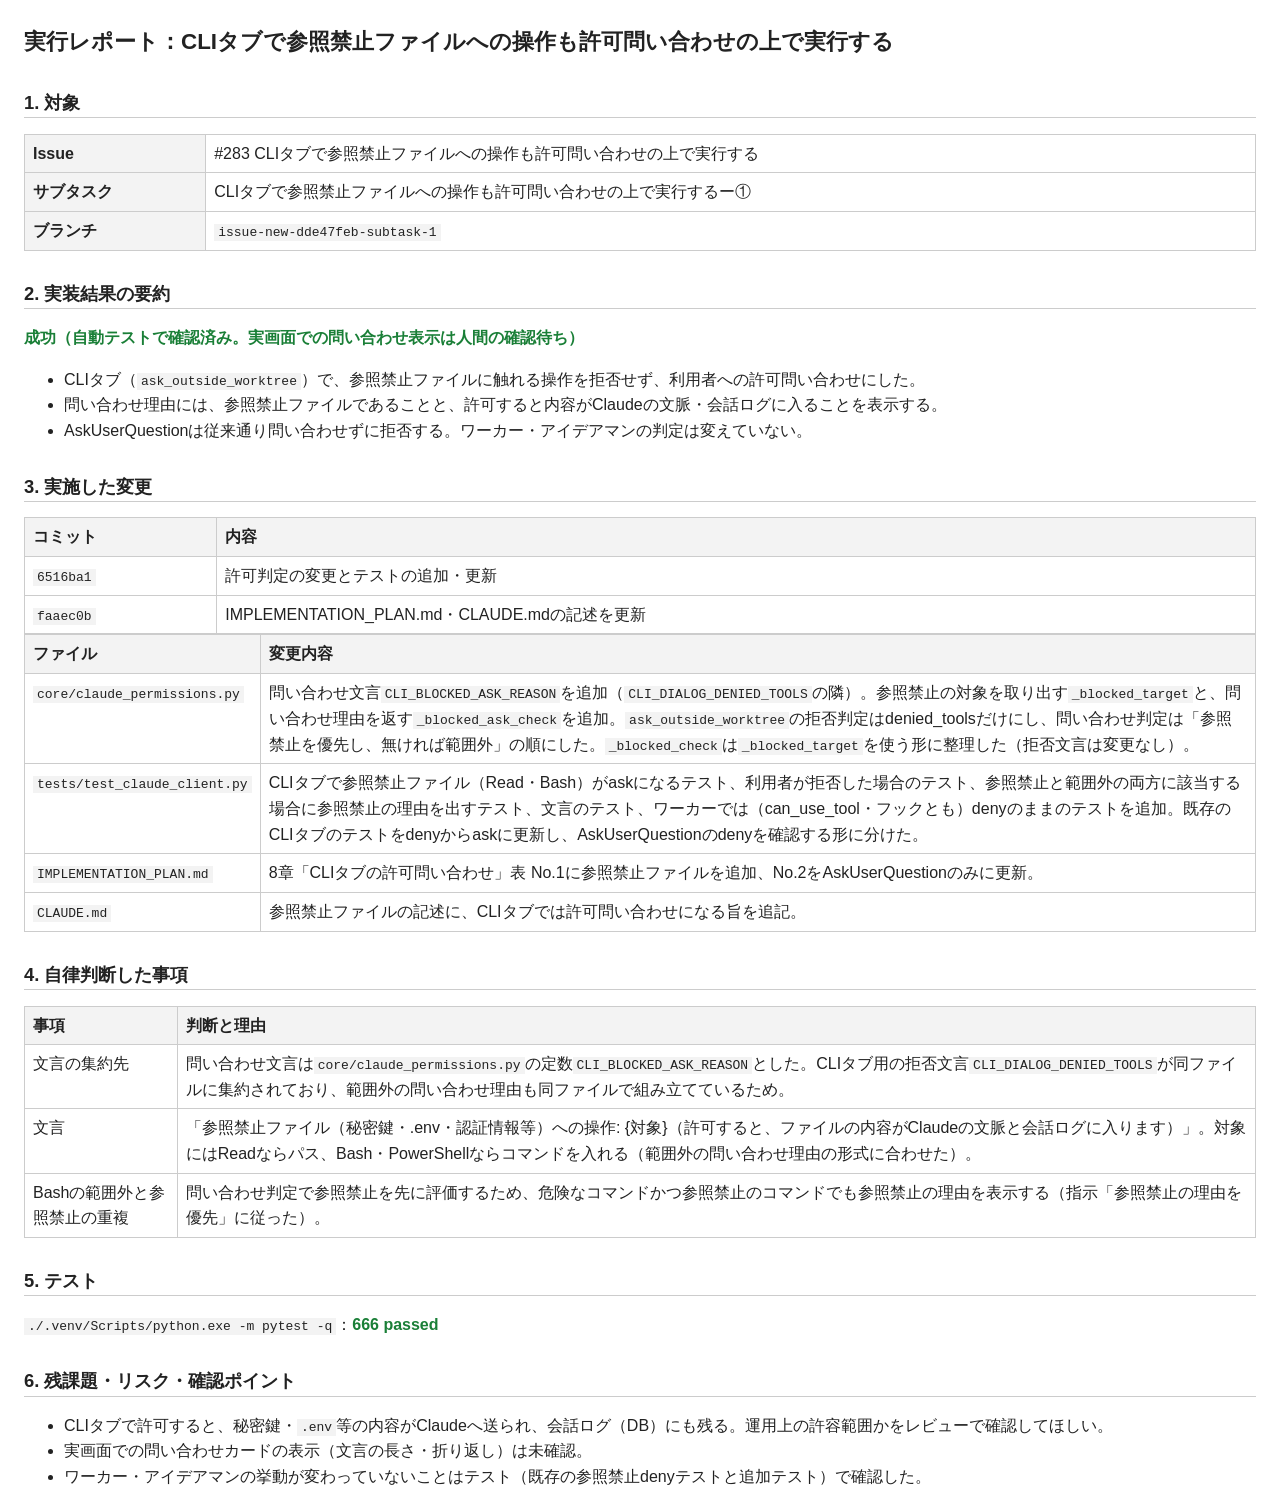
<file: .claude-tower/report.html>
<!DOCTYPE html>
<html lang="ja">
<head>
<meta charset="utf-8">
<title>実行レポート：#283 CLIタブで参照禁止ファイルへの操作も許可問い合わせの上で実行するー①</title>
<style>
body { font-family: sans-serif; margin: 24px; line-height: 1.6; color: #222; }
h1 { font-size: 1.4em; } h2 { font-size: 1.15em; border-bottom: 1px solid #ccc; margin-top: 28px; }
table { border-collapse: collapse; width: 100%; } th, td { border: 1px solid #ccc; padding: 6px 8px; text-align: left; vertical-align: top; }
th { background: #f3f3f3; } .ok { color: #1a7f37; font-weight: bold; }
code { background: #f3f3f3; padding: 1px 4px; }
</style>
</head>
<body>
<h1>実行レポート：CLIタブで参照禁止ファイルへの操作も許可問い合わせの上で実行する</h1>

<h2>1. 対象</h2>
<table>
<tr><th>Issue</th><td>#283 CLIタブで参照禁止ファイルへの操作も許可問い合わせの上で実行する</td></tr>
<tr><th>サブタスク</th><td>CLIタブで参照禁止ファイルへの操作も許可問い合わせの上で実行するー①</td></tr>
<tr><th>ブランチ</th><td><code>issue-new-dde47feb-subtask-1</code></td></tr>
</table>

<h2>2. 実装結果の要約</h2>
<p class="ok">成功（自動テストで確認済み。実画面での問い合わせ表示は人間の確認待ち）</p>
<ul>
<li>CLIタブ（<code>ask_outside_worktree</code>）で、参照禁止ファイルに触れる操作を拒否せず、利用者への許可問い合わせにした。</li>
<li>問い合わせ理由には、参照禁止ファイルであることと、許可すると内容がClaudeの文脈・会話ログに入ることを表示する。</li>
<li>AskUserQuestionは従来通り問い合わせずに拒否する。ワーカー・アイデアマンの判定は変えていない。</li>
</ul>

<h2>3. 実施した変更</h2>
<table>
<tr><th>コミット</th><th>内容</th></tr>
<tr><td><code>6516ba1</code></td><td>許可判定の変更とテストの追加・更新</td></tr>
<tr><td><code>faaec0b</code></td><td>IMPLEMENTATION_PLAN.md・CLAUDE.mdの記述を更新</td></tr>
</table>
<table>
<tr><th>ファイル</th><th>変更内容</th></tr>
<tr><td><code>core/claude_permissions.py</code></td><td>問い合わせ文言<code>CLI_BLOCKED_ASK_REASON</code>を追加（<code>CLI_DIALOG_DENIED_TOOLS</code>の隣）。参照禁止の対象を取り出す<code>_blocked_target</code>と、問い合わせ理由を返す<code>_blocked_ask_check</code>を追加。<code>ask_outside_worktree</code>の拒否判定はdenied_toolsだけにし、問い合わせ判定は「参照禁止を優先し、無ければ範囲外」の順にした。<code>_blocked_check</code>は<code>_blocked_target</code>を使う形に整理した（拒否文言は変更なし）。</td></tr>
<tr><td><code>tests/test_claude_client.py</code></td><td>CLIタブで参照禁止ファイル（Read・Bash）がaskになるテスト、利用者が拒否した場合のテスト、参照禁止と範囲外の両方に該当する場合に参照禁止の理由を出すテスト、文言のテスト、ワーカーでは（can_use_tool・フックとも）denyのままのテストを追加。既存のCLIタブのテストをdenyからaskに更新し、AskUserQuestionのdenyを確認する形に分けた。</td></tr>
<tr><td><code>IMPLEMENTATION_PLAN.md</code></td><td>8章「CLIタブの許可問い合わせ」表 No.1に参照禁止ファイルを追加、No.2をAskUserQuestionのみに更新。</td></tr>
<tr><td><code>CLAUDE.md</code></td><td>参照禁止ファイルの記述に、CLIタブでは許可問い合わせになる旨を追記。</td></tr>
</table>

<h2>4. 自律判断した事項</h2>
<table>
<tr><th>事項</th><th>判断と理由</th></tr>
<tr><td>文言の集約先</td><td>問い合わせ文言は<code>core/claude_permissions.py</code>の定数<code>CLI_BLOCKED_ASK_REASON</code>とした。CLIタブ用の拒否文言<code>CLI_DIALOG_DENIED_TOOLS</code>が同ファイルに集約されており、範囲外の問い合わせ理由も同ファイルで組み立てているため。</td></tr>
<tr><td>文言</td><td>「参照禁止ファイル（秘密鍵・.env・認証情報等）への操作: {対象}（許可すると、ファイルの内容がClaudeの文脈と会話ログに入ります）」。対象にはReadならパス、Bash・PowerShellならコマンドを入れる（範囲外の問い合わせ理由の形式に合わせた）。</td></tr>
<tr><td>Bashの範囲外と参照禁止の重複</td><td>問い合わせ判定で参照禁止を先に評価するため、危険なコマンドかつ参照禁止のコマンドでも参照禁止の理由を表示する（指示「参照禁止の理由を優先」に従った）。</td></tr>
</table>

<h2>5. テスト</h2>
<p><code>./.venv/Scripts/python.exe -m pytest -q</code>：<span class="ok">666 passed</span></p>

<h2>6. 残課題・リスク・確認ポイント</h2>
<ul>
<li>CLIタブで許可すると、秘密鍵・<code>.env</code>等の内容がClaudeへ送られ、会話ログ（DB）にも残る。運用上の許容範囲かをレビューで確認してほしい。</li>
<li>実画面での問い合わせカードの表示（文言の長さ・折り返し）は未確認。</li>
<li>ワーカー・アイデアマンの挙動が変わっていないことはテスト（既存の参照禁止denyテストと追加テスト）で確認した。</li>
</ul>
</body>
</html>
</file>
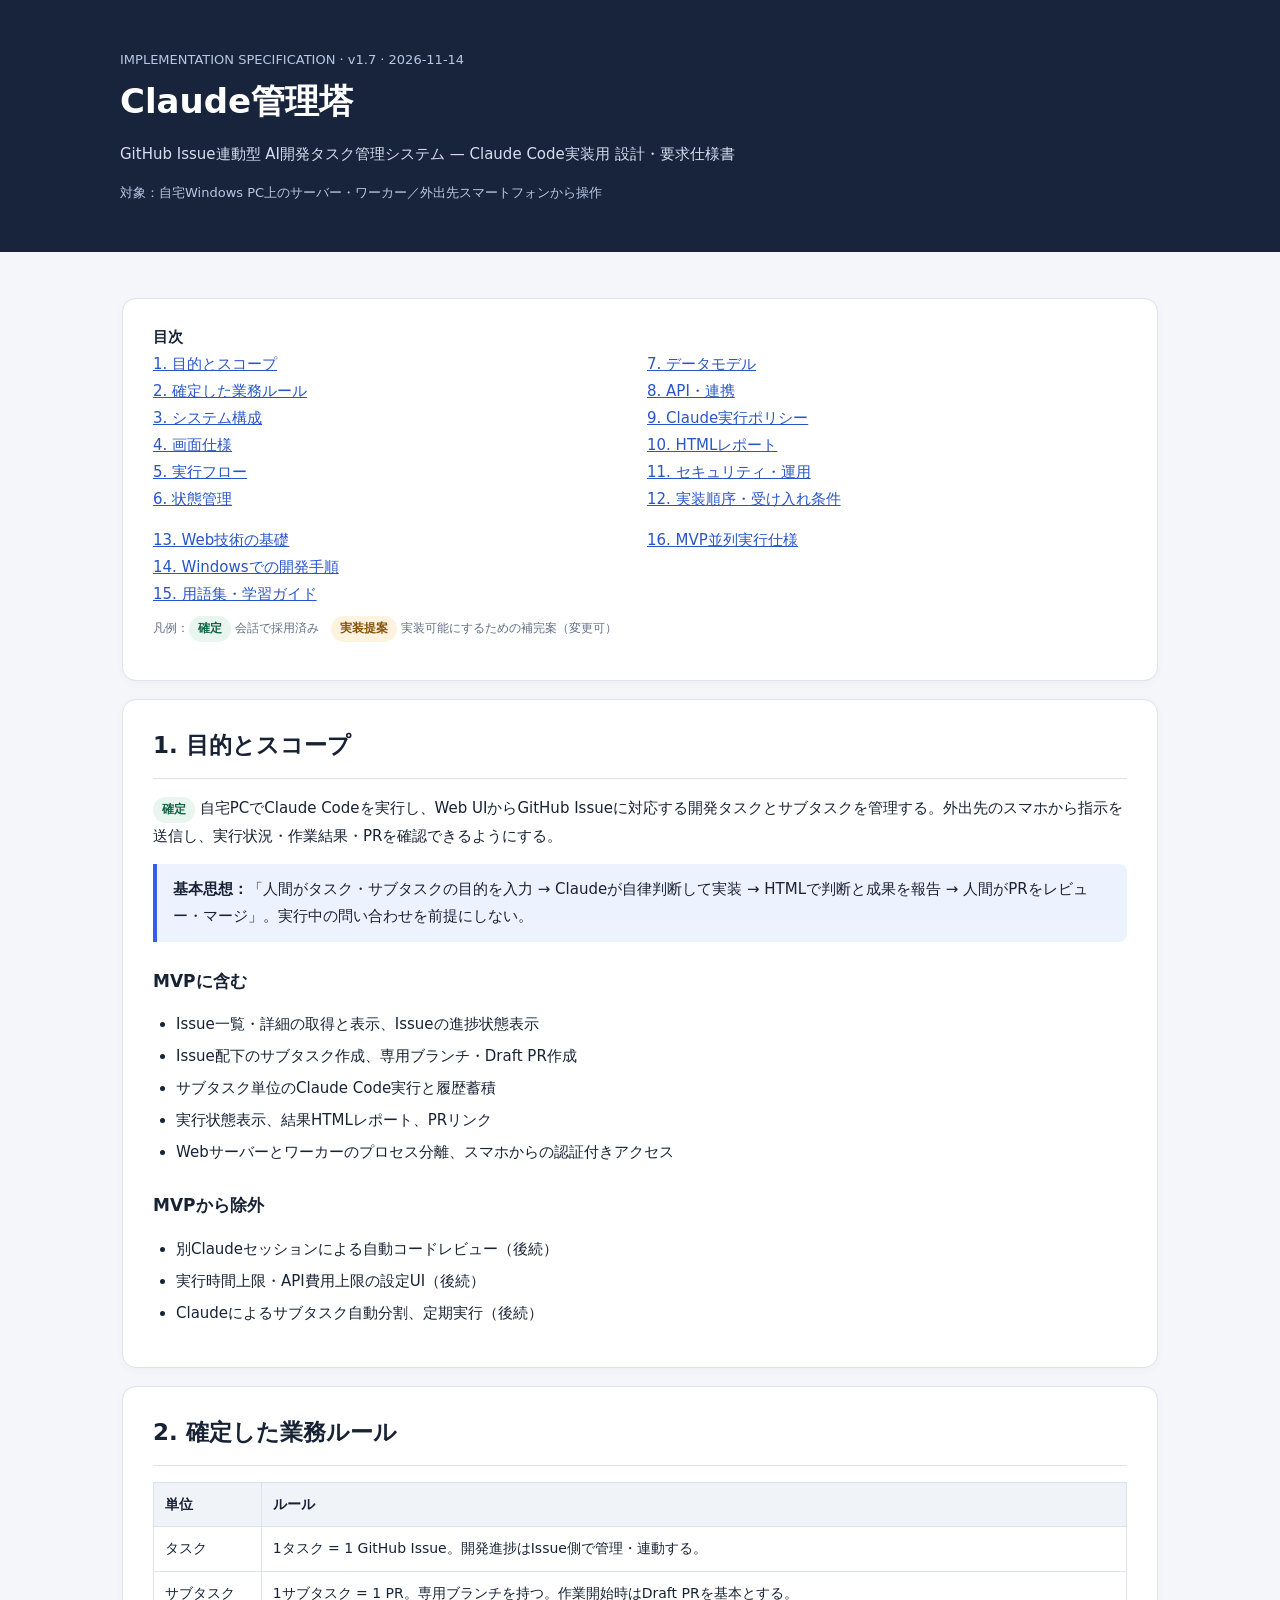
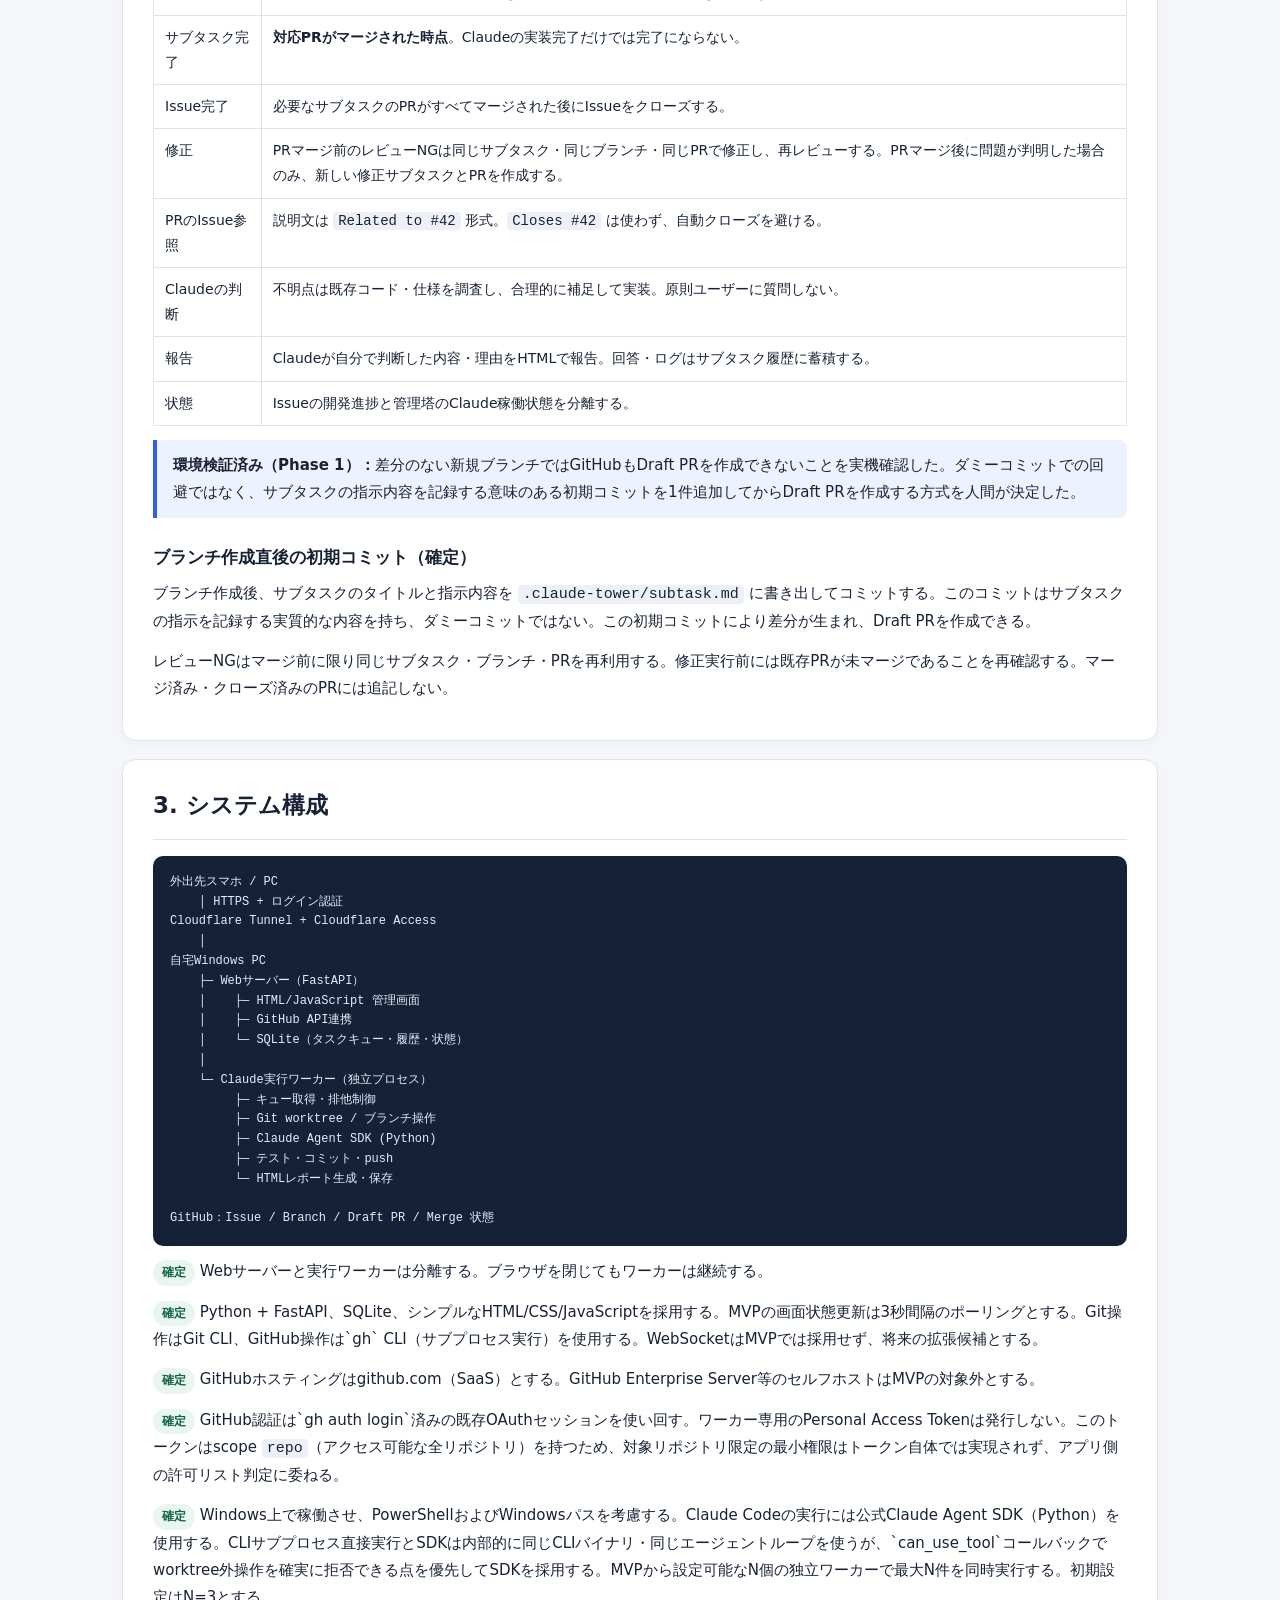
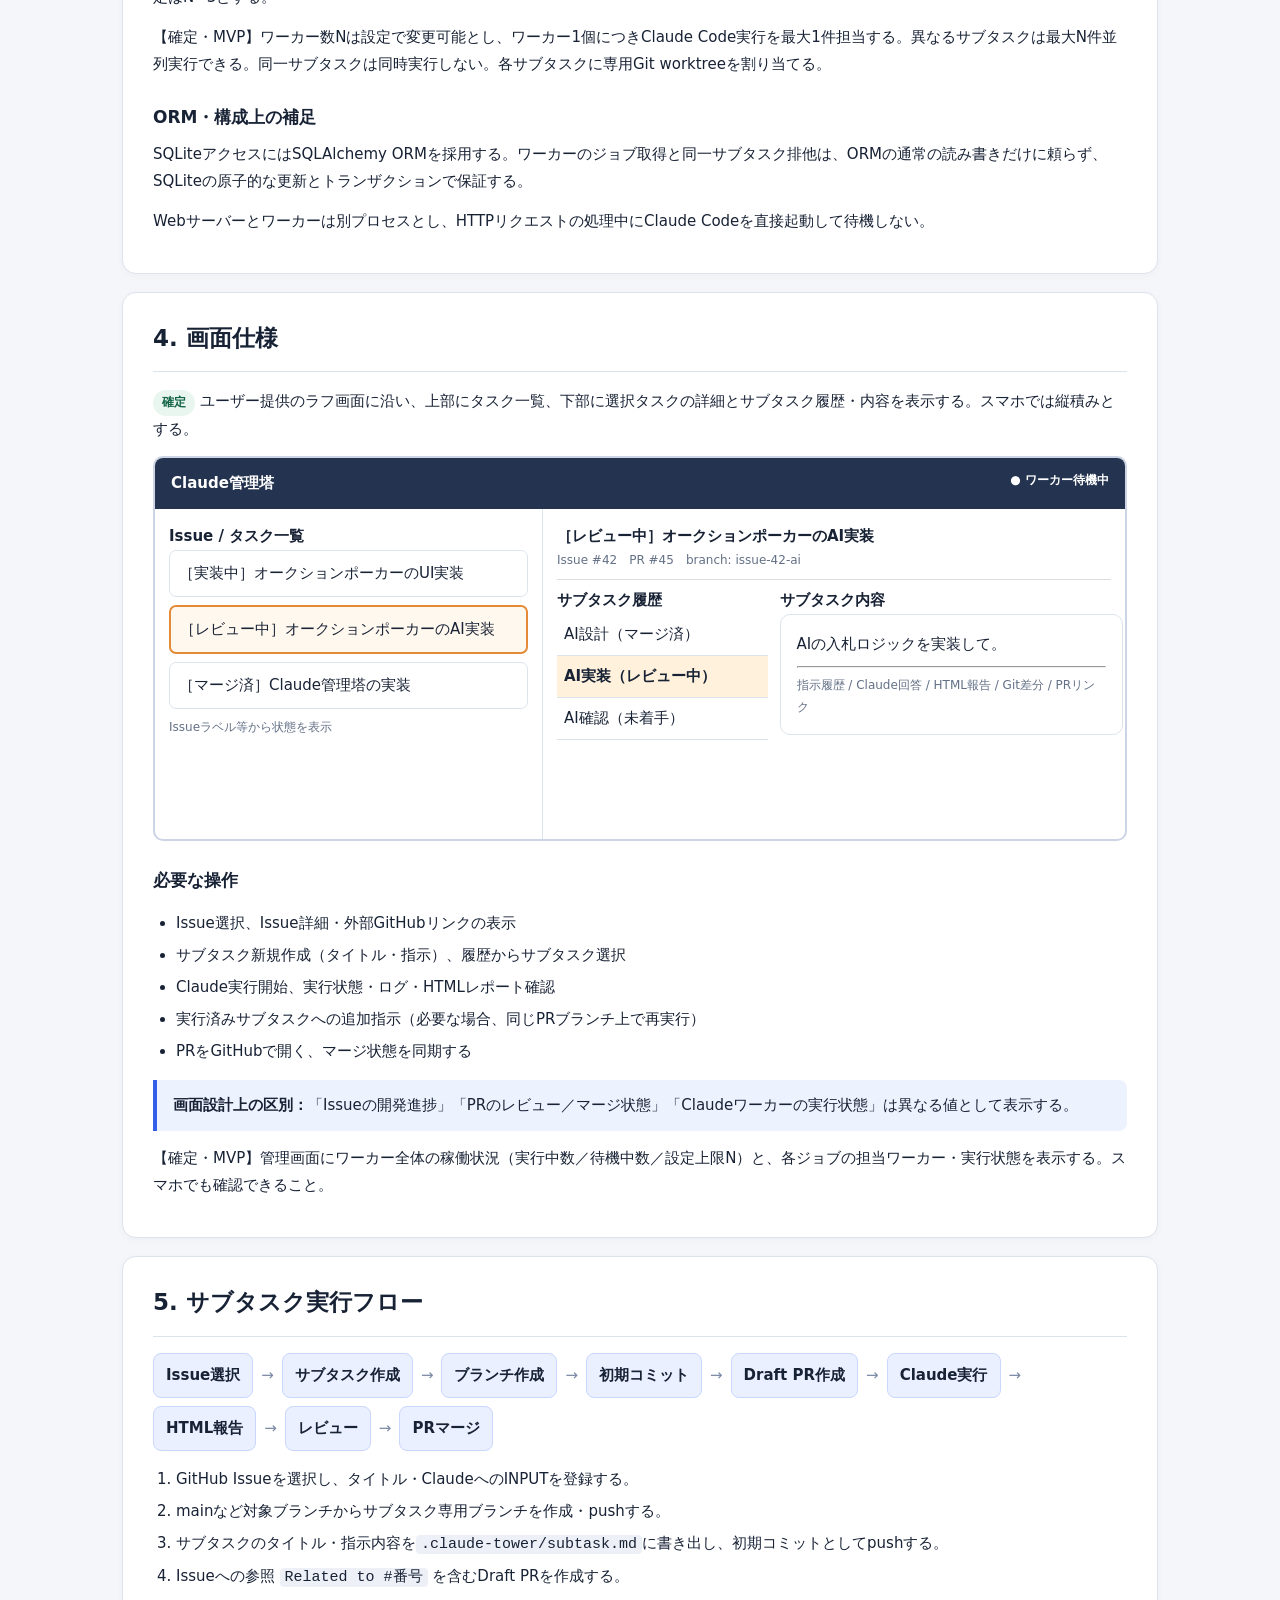
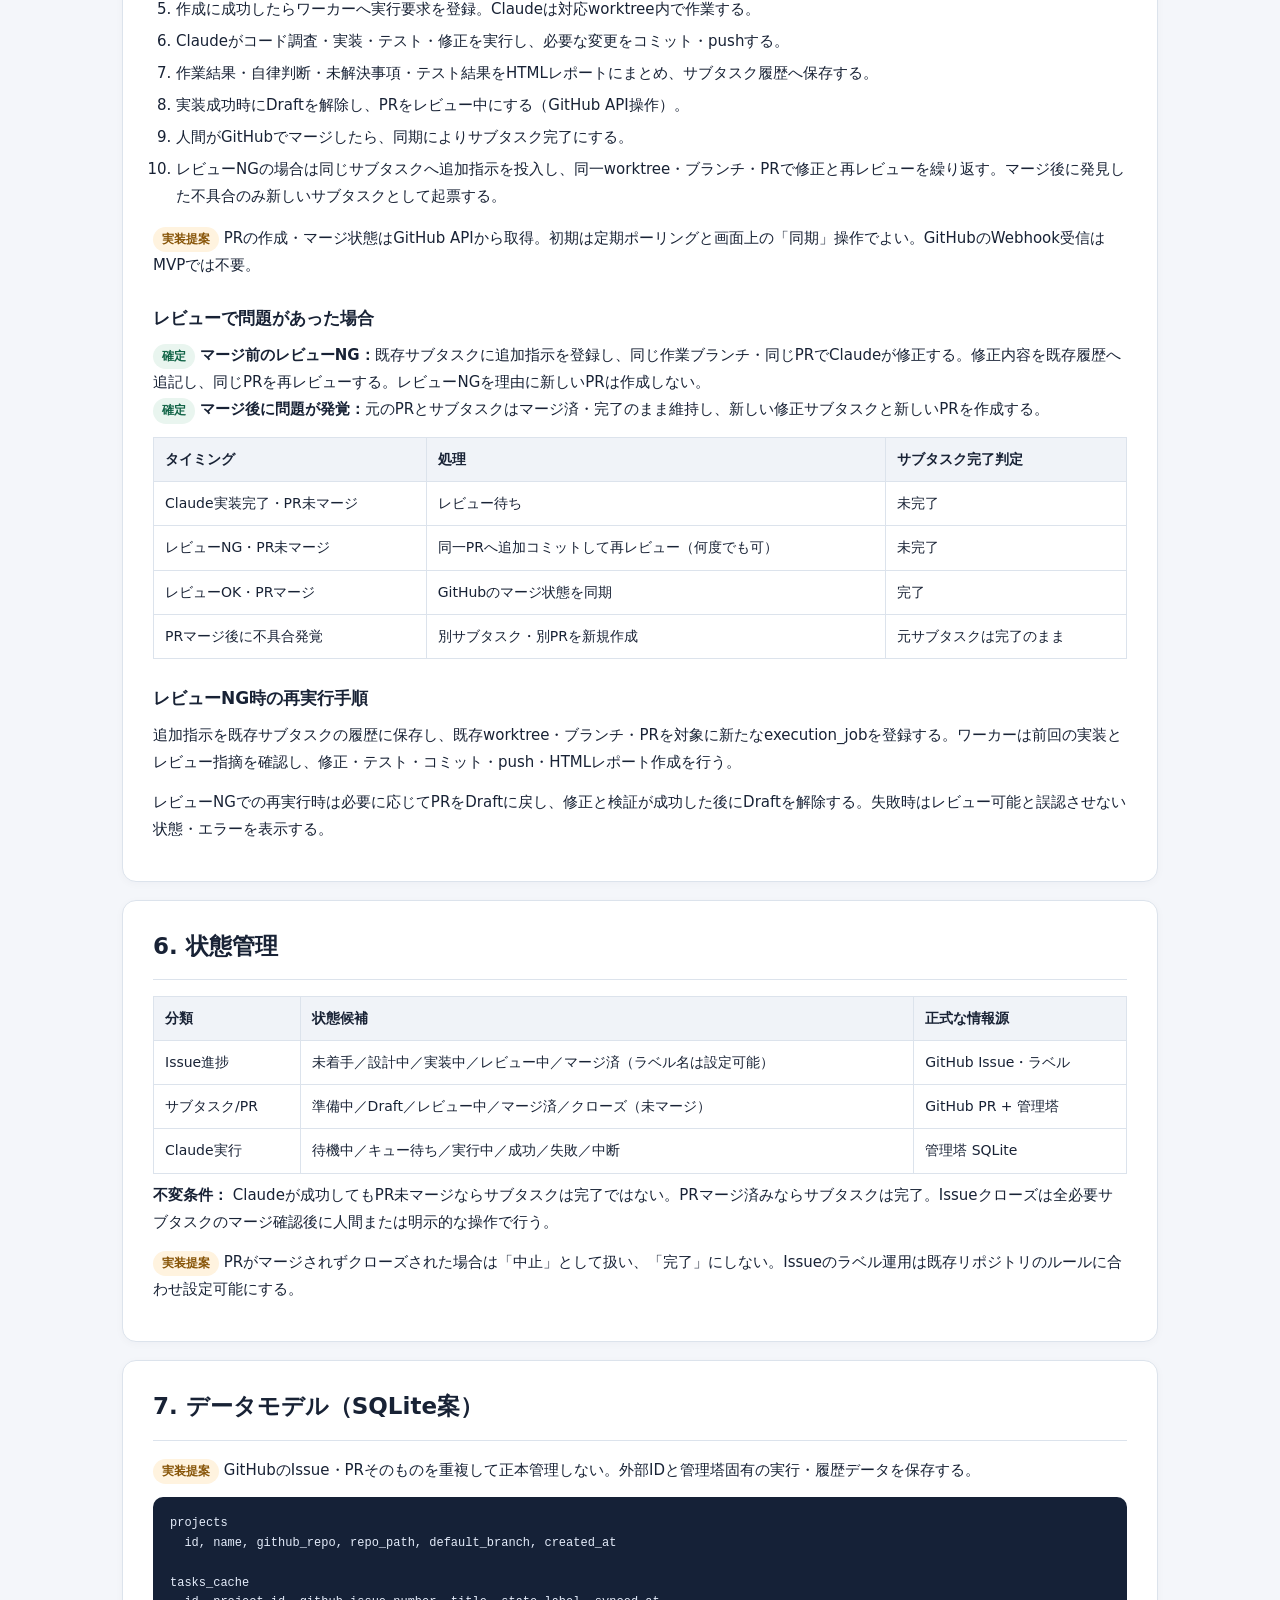
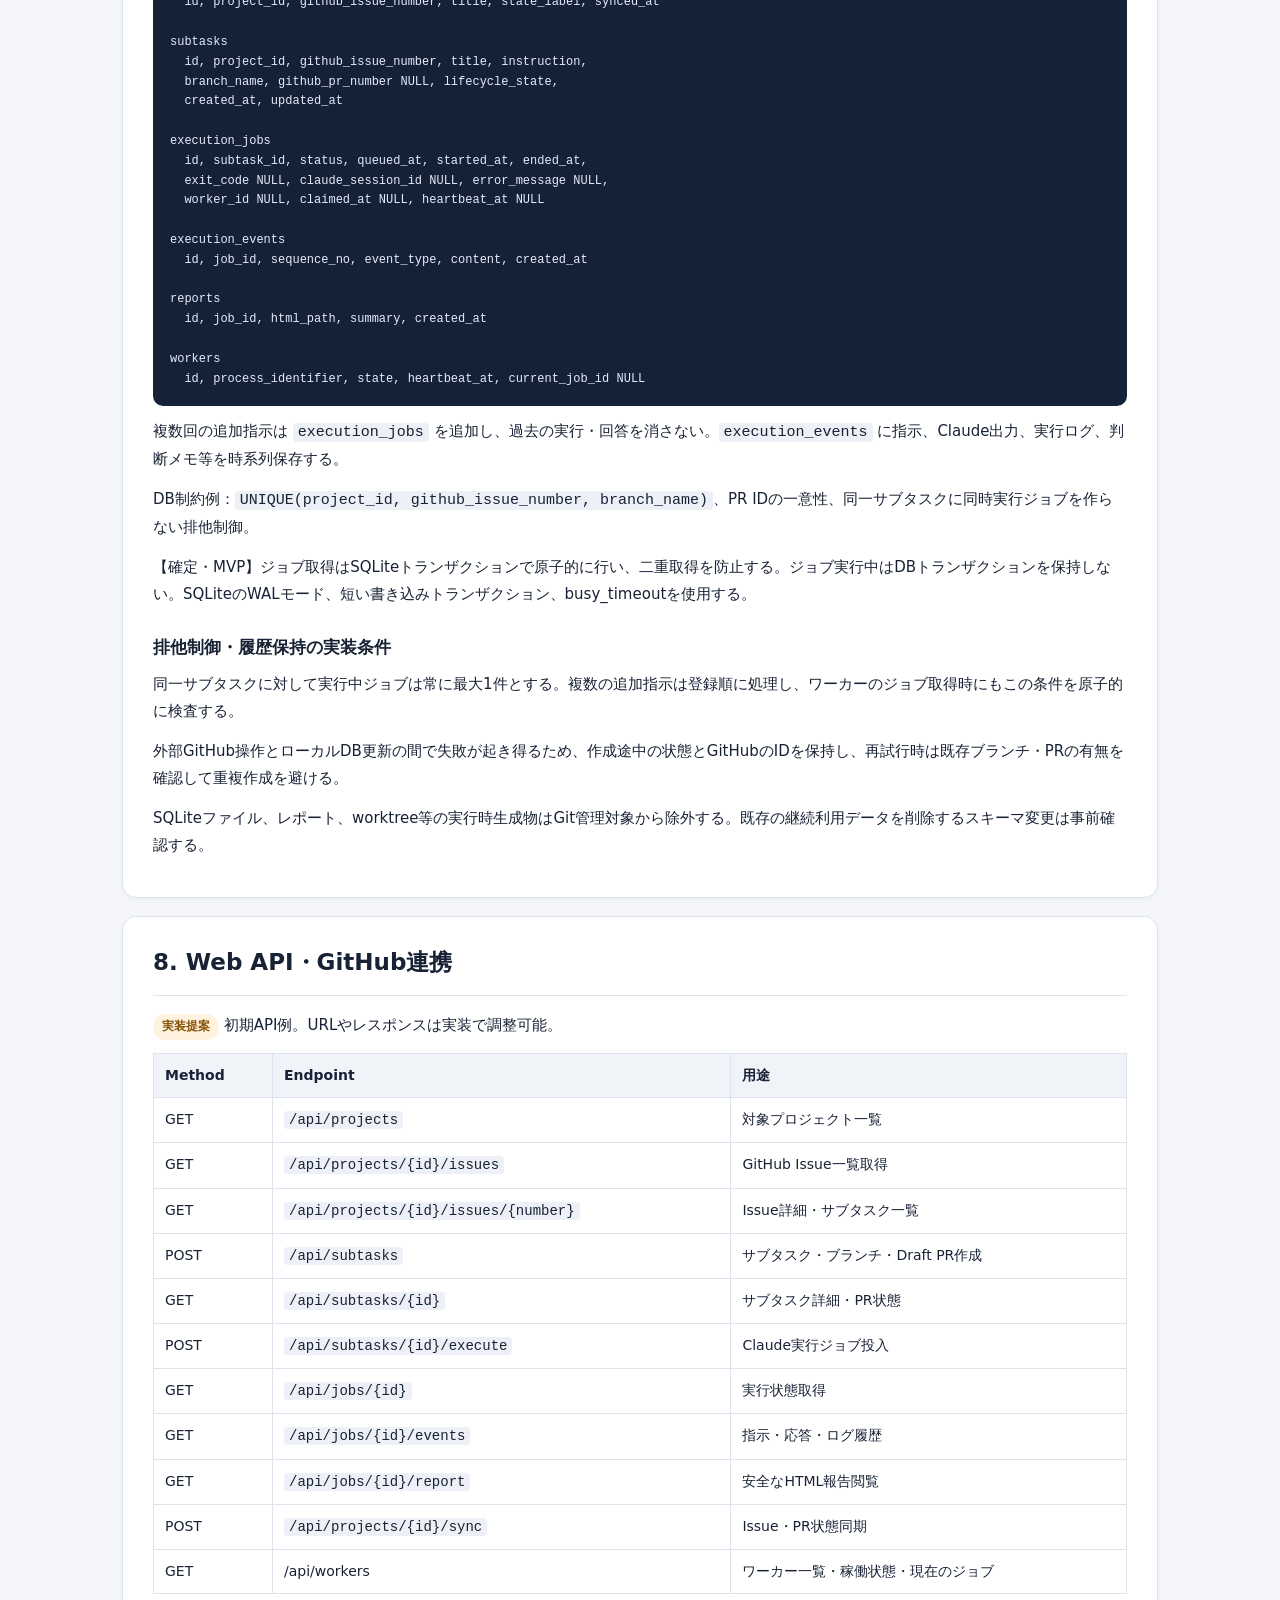
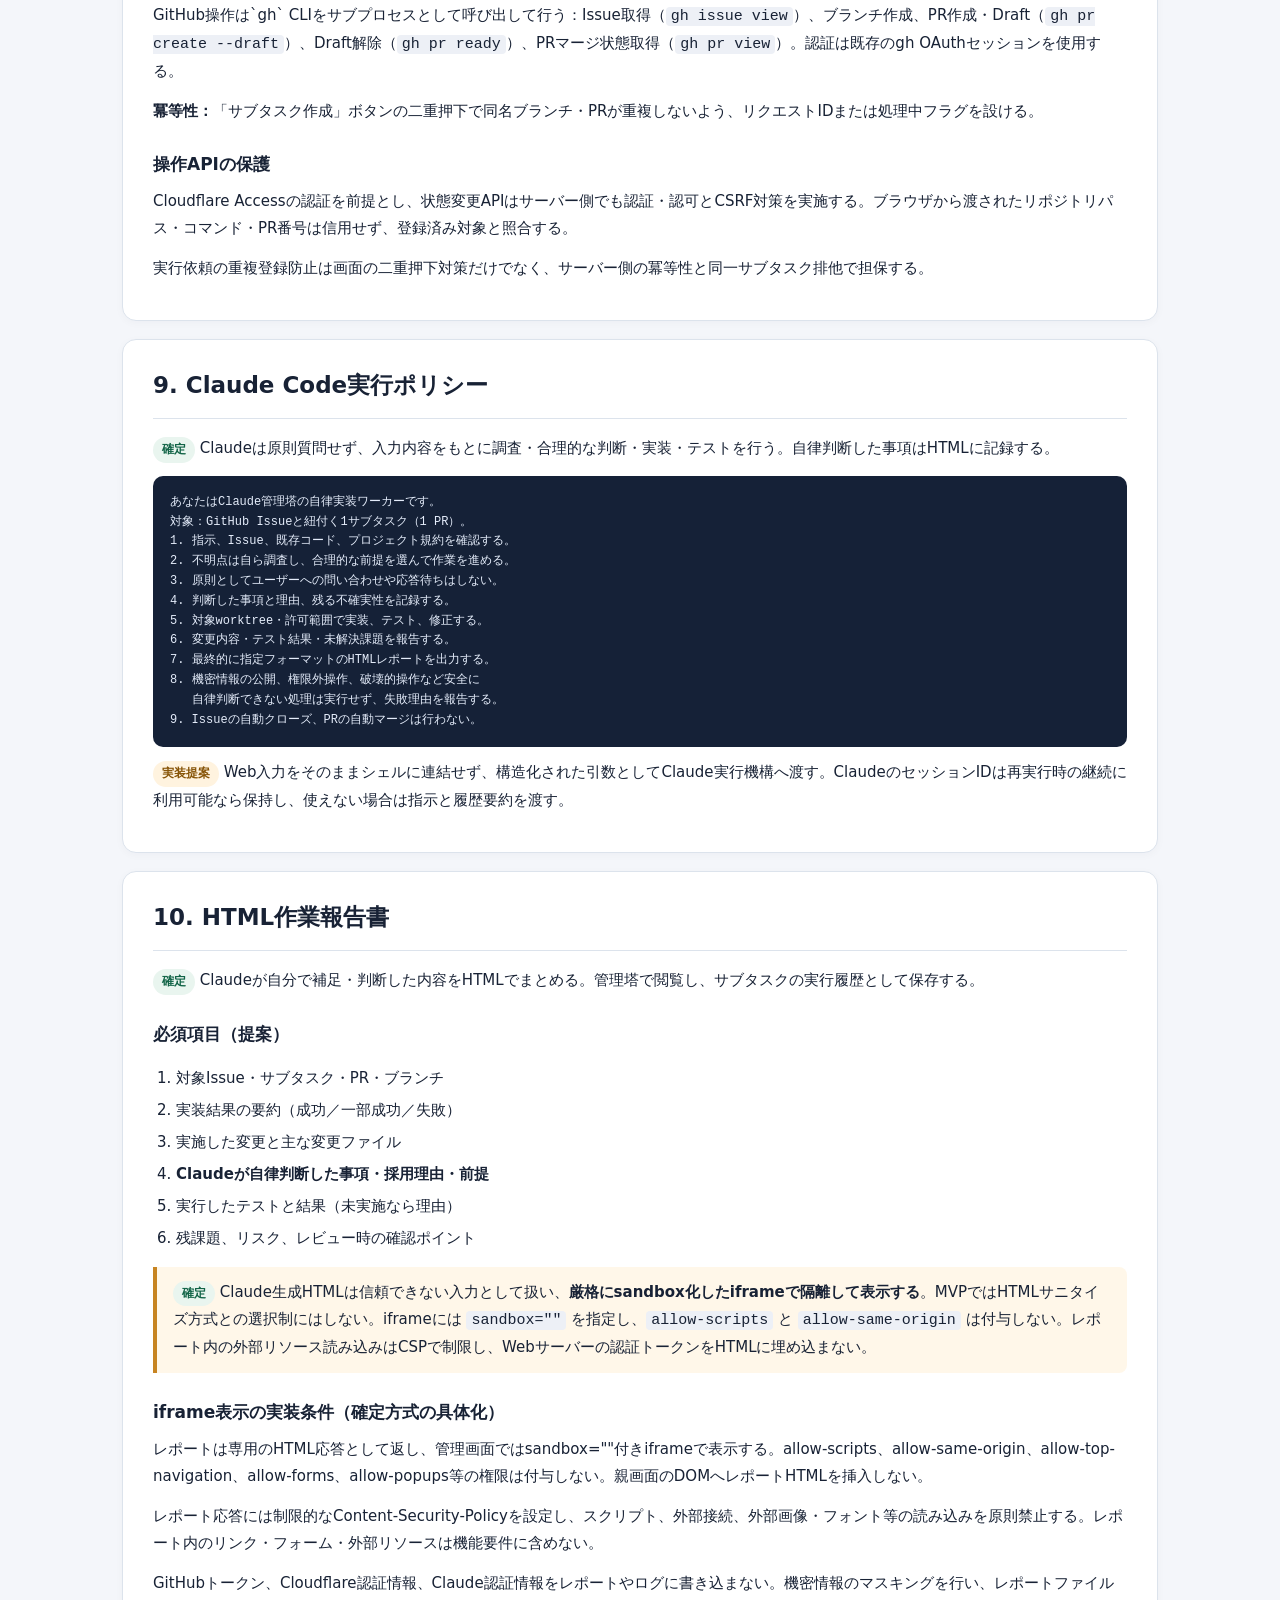
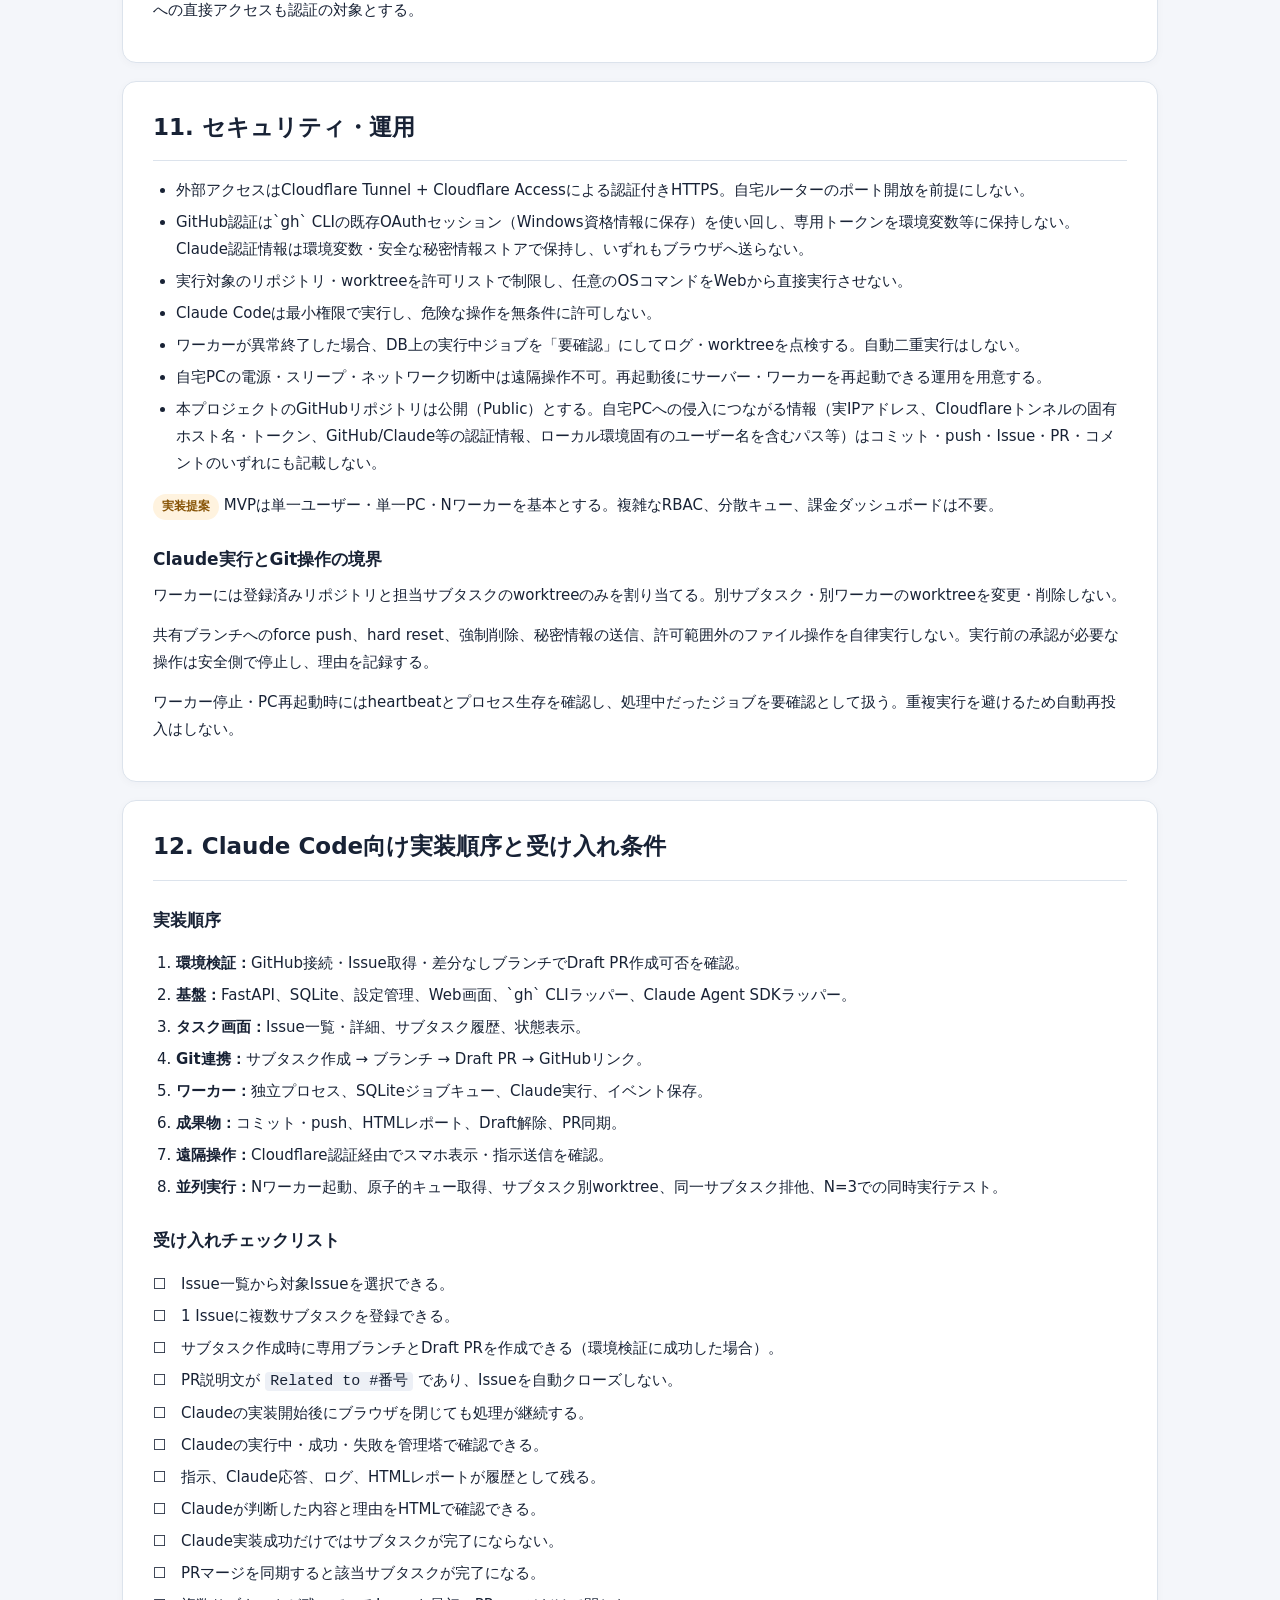
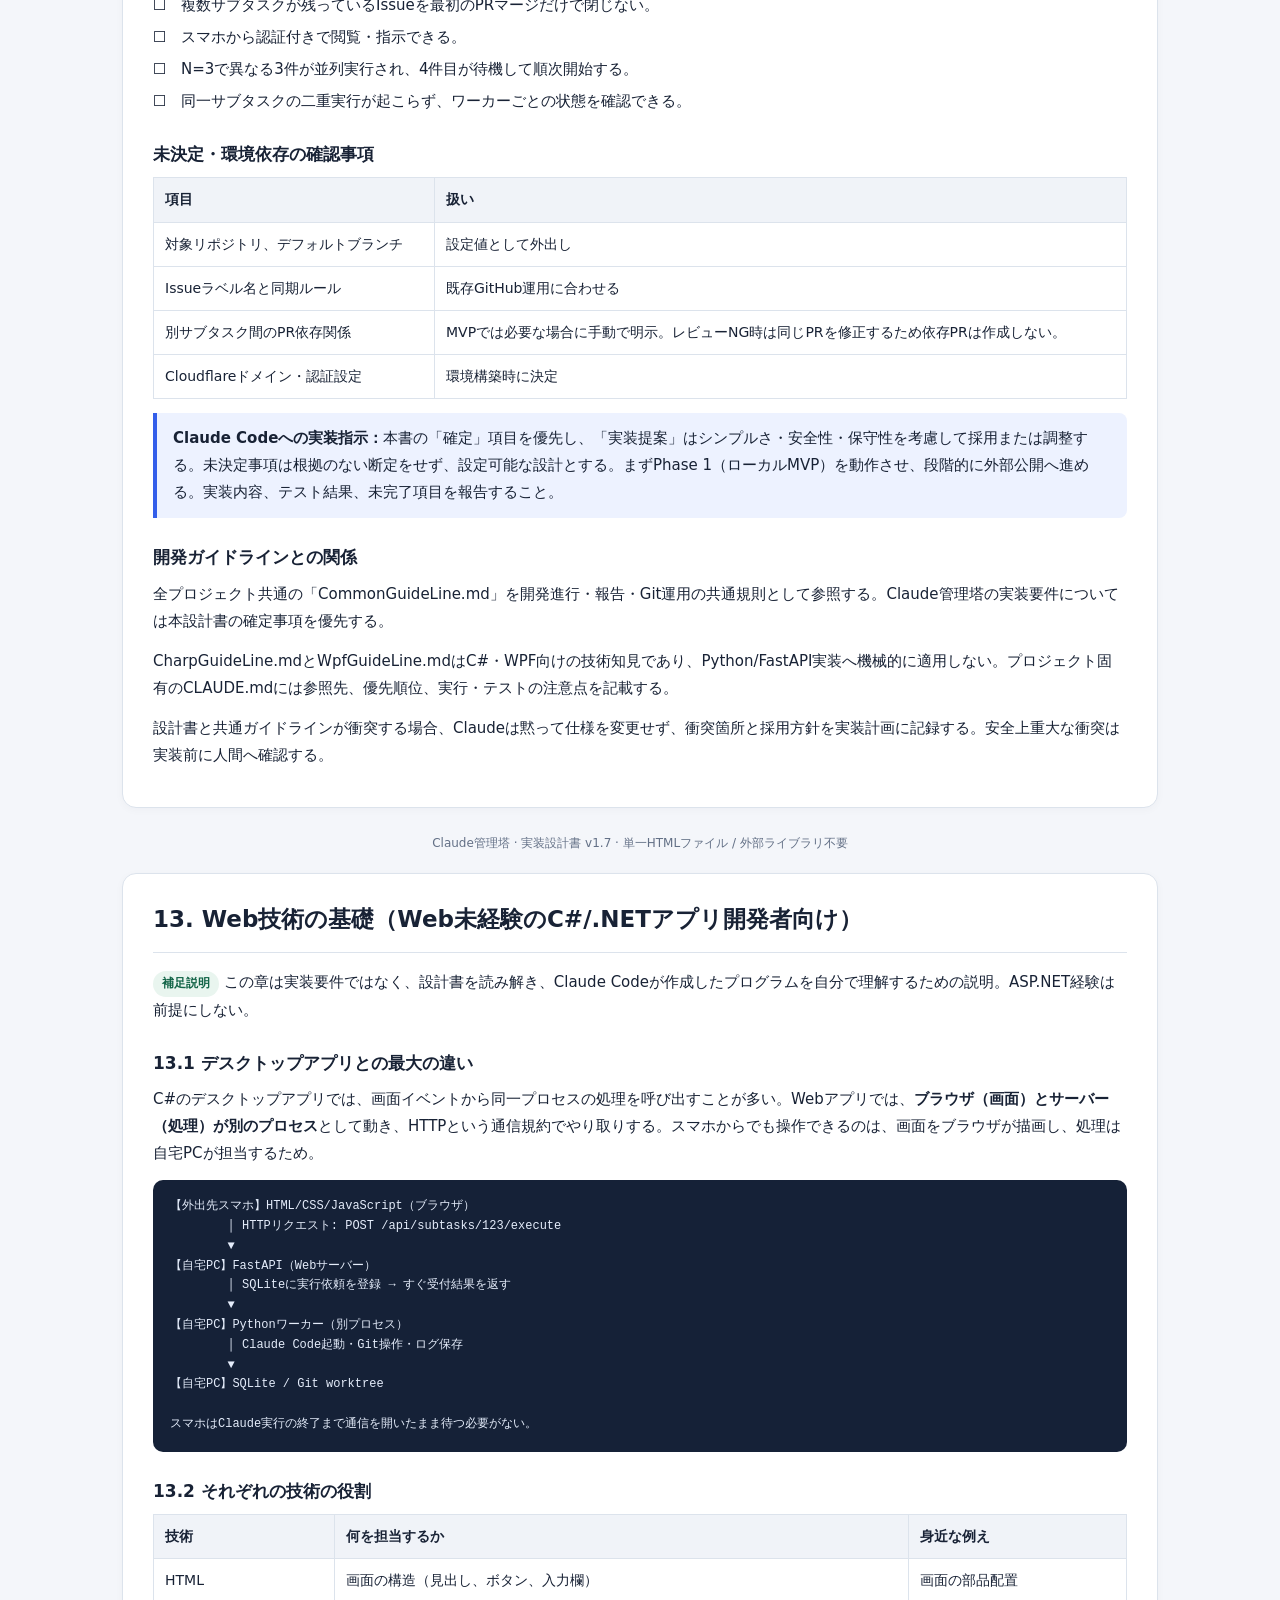
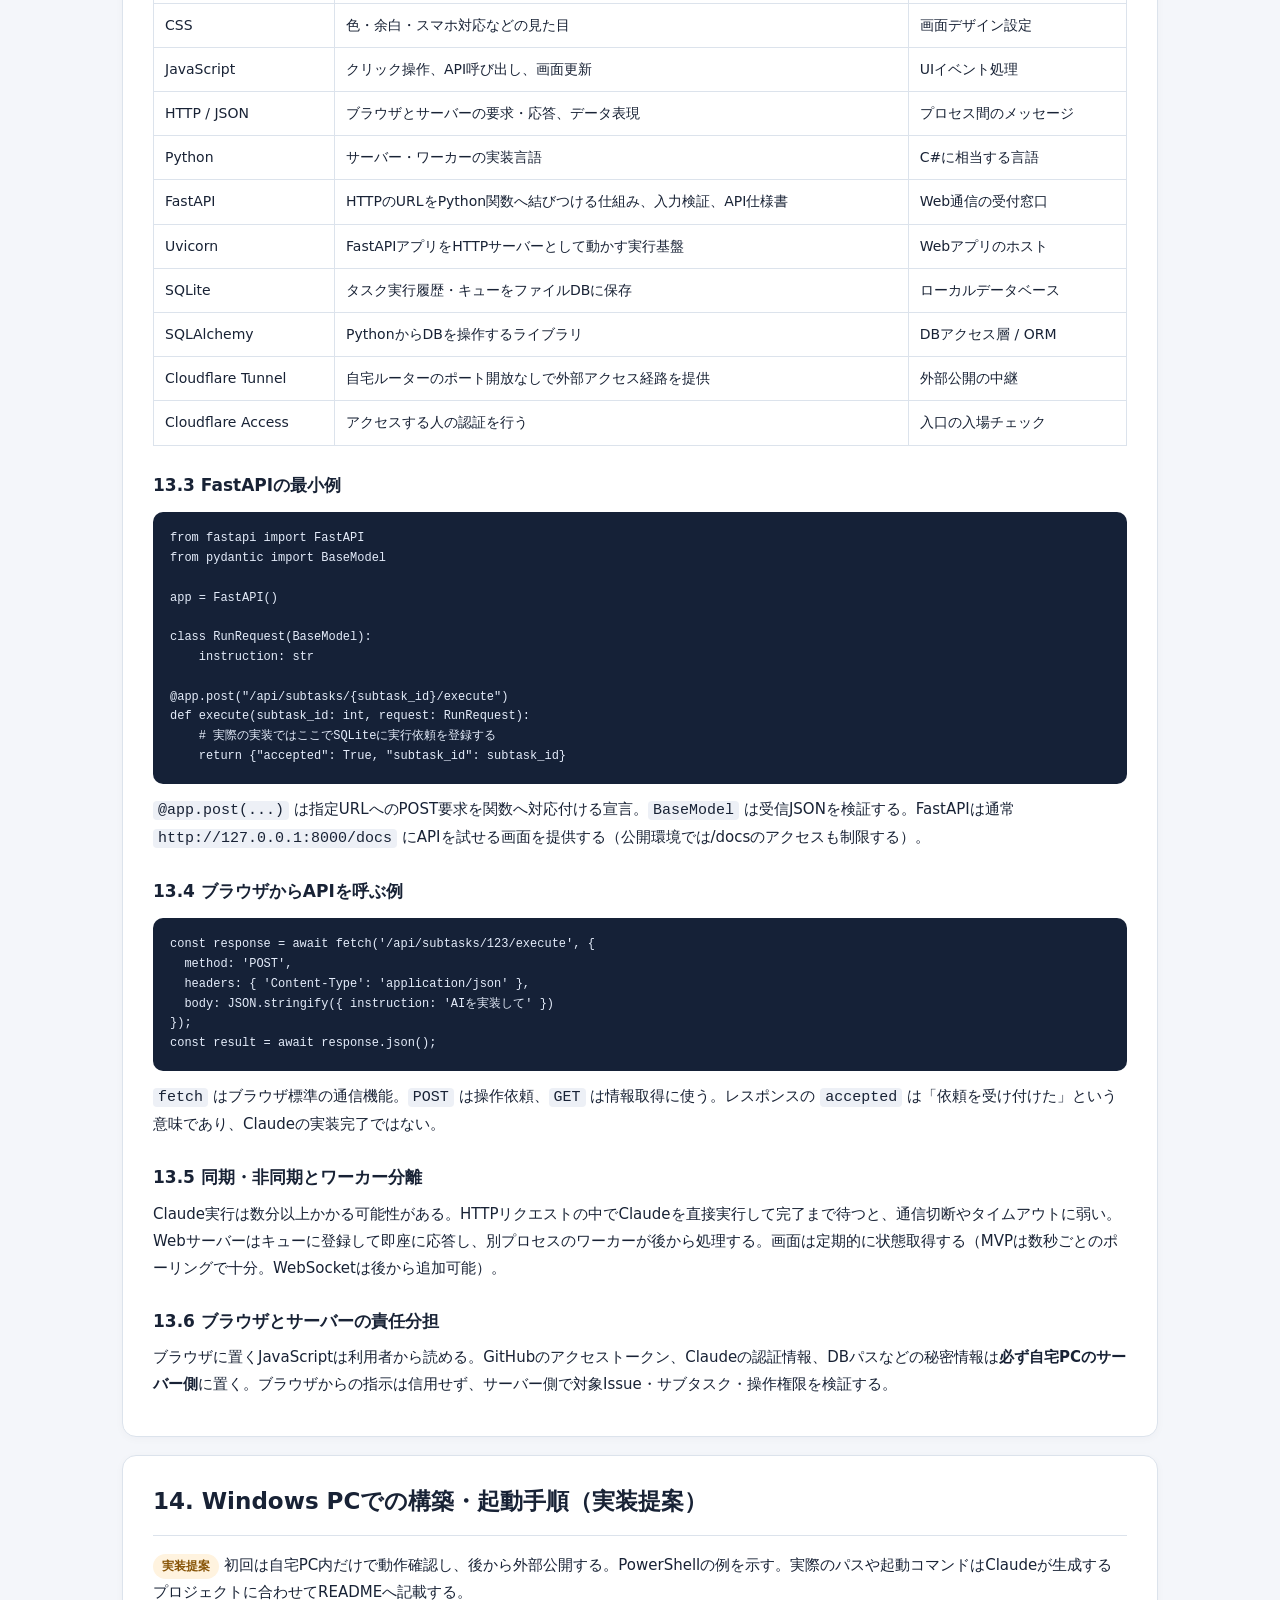
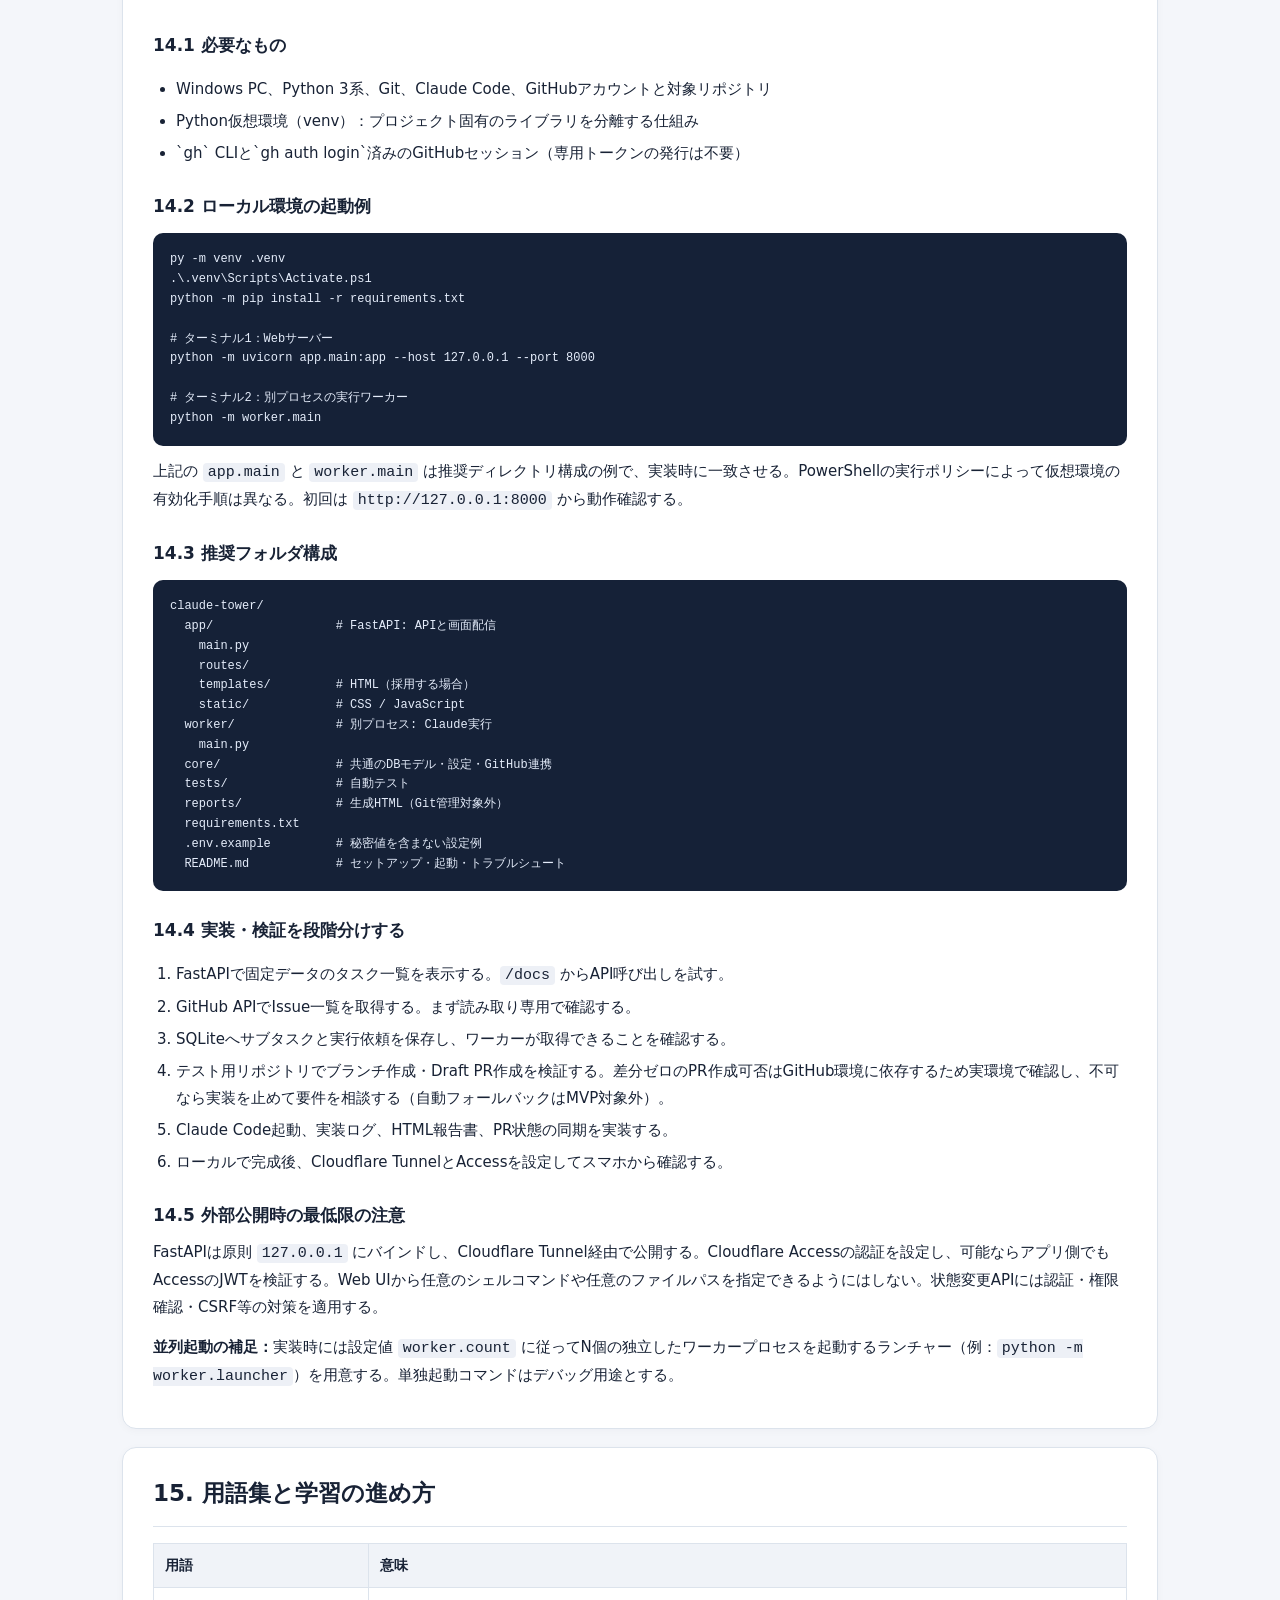
<file: Input/Claude監視塔_設計書.html>
<!DOCTYPE html>

<html lang="ja"><head><meta charset="utf-8"/><meta content="width=device-width,initial-scale=1" name="viewport"/><title>Claude管理塔 実装設計書 v1.7｜GitHub対応</title><style>:root{--bg:#f4f6fa;--ink:#182235;--muted:#637086;--line:#dce3ec;--accent:#335eea;--soft:#edf2ff;--green:#13795b;--amber:#a4650a}*{box-sizing:border-box}body{margin:0;background:var(--bg);color:var(--ink);font:15px/1.8 system-ui,-apple-system,'Segoe UI',sans-serif}header{background:#18243c;color:#fff;padding:48px max(24px,calc((100vw - 1040px)/2))}header h1{font-size:34px;margin:0 0 8px}header p{color:#d6dff0;max-width:820px}.meta{font-size:13px;color:#b8c7e3}.wrap{max-width:1080px;margin:auto;padding:28px 22px 90px}.toc,.section{background:#fff;border:1px solid var(--line);border-radius:14px;padding:25px 30px;margin:18px 0;box-shadow:0 2px 8px #1b2b4c08}h2{font-size:23px;margin:0 0 16px;border-bottom:1px solid var(--line);padding-bottom:12px}h3{font-size:17px;margin:24px 0 8px}p{margin:8px 0 13px}a{color:#2855c9}ul,ol{padding-left:23px}li{margin:5px 0}.pill{display:inline-block;padding:2px 9px;border-radius:99px;background:#e9f5ef;color:#126447;font-size:12px;font-weight:700}.proposal{background:#fff3df;color:#875407}.note{border-left:4px solid var(--accent);background:var(--soft);padding:12px 16px;margin:14px 0;border-radius:0 8px 8px 0}.warn{border-left-color:#c78421;background:#fff7e9}.scroll{overflow-x:auto}table{width:100%;border-collapse:collapse;font-size:14px}th,td{border:1px solid var(--line);padding:9px 11px;text-align:left;vertical-align:top}th{background:#f0f3f8}code,pre{font-family:Consolas,'Courier New',monospace}code{background:#edf0f6;padding:1px 5px;border-radius:4px}pre{white-space:pre-wrap;overflow-wrap:anywhere;background:#152137;color:#e4ecfa;padding:17px;border-radius:10px;font-size:12px;line-height:1.65}.grid{display:grid;grid-template-columns:1fr 1fr;gap:14px}.panel{border:1px solid var(--line);border-radius:10px;padding:16px}.flow{display:flex;flex-wrap:wrap;gap:8px;align-items:center}.step{background:#eaf0ff;border:1px solid #c9d7fc;padding:8px 12px;border-radius:8px;font-weight:600}.arrow{color:#7b8aa5}.mock{border:2px solid #ccd5e5;border-radius:10px;overflow:hidden}.mock-head{background:#243450;color:white;padding:12px 16px;font-weight:700}.mock-body{display:grid;grid-template-columns:40% 60%;min-height:330px}.mock-left{border-right:1px solid var(--line);padding:14px}.mock-right{padding:14px}.task{border:1px solid var(--line);padding:9px;border-radius:7px;margin-bottom:8px}.task.active{border:2px solid #e38b39;background:#fff8ee}.sub{display:grid;grid-template-columns:38% 62%;gap:12px}.subitem{padding:7px;border-bottom:1px solid var(--line)}.subitem.active{background:#fff1dc;font-weight:700}.small{font-size:12px;color:var(--muted)}.checklist li{list-style:'☐  ';padding-left:5px}footer{text-align:center;color:var(--muted);font-size:12px;margin-top:25px}@media(max-width:650px){header{padding:30px 20px}header h1{font-size:27px}.toc,.section{padding:19px}.grid,.mock-body,.sub{grid-template-columns:1fr}.mock-left{border-right:0;border-bottom:1px solid var(--line)}}@media print{body{background:#fff}.section,.toc{box-shadow:none;break-inside:avoid}header{padding:25px}a{color:inherit}}</style></head><body><header><div class="meta">IMPLEMENTATION SPECIFICATION · v1.7 · 2026-11-14</div><h1>Claude管理塔</h1><p>GitHub Issue連動型 AI開発タスク管理システム — Claude Code実装用 設計・要求仕様書</p><div class="meta">対象：自宅Windows PC上のサーバー・ワーカー／外出先スマートフォンから操作</div></header><main class="wrap"><nav class="toc"><strong>目次</strong><div class="grid"><div><a href="#goal">1. 目的とスコープ</a><br/><a href="#rules">2. 確定した業務ルール</a><br/><a href="#arch">3. システム構成</a><br/><a href="#ui">4. 画面仕様</a><br/><a href="#flow">5. 実行フロー</a><br/><a href="#states">6. 状態管理</a></div><div><a href="#data">7. データモデル</a><br/><a href="#api">8. API・連携</a><br/><a href="#agent">9. Claude実行ポリシー</a><br/><a href="#report">10. HTMLレポート</a><br/><a href="#security">11. セキュリティ・運用</a><br/><a href="#build">12. 実装順序・受け入れ条件</a></div><div><a href="#primer">13. Web技術の基礎</a><br/><a href="#setup">14. Windowsでの開発手順</a><br/><a href="#glossary">15. 用語集・学習ガイド</a></div><div><a href="#parallel">16. MVP並列実行仕様</a></div></div><p class="small">凡例：<span class="pill">確定</span> 会話で採用済み　<span class="pill proposal">実装提案</span> 実装可能にするための補完案（変更可）</p></nav>
<section class="section" id="goal"><h2>1. 目的とスコープ</h2><p><span class="pill">確定</span> 自宅PCでClaude Codeを実行し、Web UIからGitHub Issueに対応する開発タスクとサブタスクを管理する。外出先のスマホから指示を送信し、実行状況・作業結果・PRを確認できるようにする。</p><div class="note"><strong>基本思想：</strong>「人間がタスク・サブタスクの目的を入力 → Claudeが自律判断して実装 → HTMLで判断と成果を報告 → 人間がPRをレビュー・マージ」。実行中の問い合わせを前提にしない。</div><h3>MVPに含む</h3><ul><li>Issue一覧・詳細の取得と表示、Issueの進捗状態表示</li><li>Issue配下のサブタスク作成、専用ブランチ・Draft PR作成</li><li>サブタスク単位のClaude Code実行と履歴蓄積</li><li>実行状態表示、結果HTMLレポート、PRリンク</li><li>Webサーバーとワーカーのプロセス分離、スマホからの認証付きアクセス</li></ul><h3>MVPから除外</h3><ul><li>別Claudeセッションによる自動コードレビュー（後続）</li><li>実行時間上限・API費用上限の設定UI（後続）</li><li>Claudeによるサブタスク自動分割、定期実行（後続）</li></ul></section>
<section class="section" id="rules"><h2>2. 確定した業務ルール</h2><div class="scroll"><table><tr><th>単位</th><th>ルール</th></tr><tr><td>タスク</td><td>1タスク = 1 GitHub Issue。開発進捗はIssue側で管理・連動する。</td></tr><tr><td>サブタスク</td><td>1サブタスク = 1 PR。専用ブランチを持つ。作業開始時はDraft PRを基本とする。</td></tr><tr><td>サブタスク完了</td><td><strong>対応PRがマージされた時点</strong>。Claudeの実装完了だけでは完了にならない。</td></tr><tr><td>Issue完了</td><td>必要なサブタスクのPRがすべてマージされた後にIssueをクローズする。</td></tr><tr><td>修正</td><td>PRマージ前のレビューNGは同じサブタスク・同じブランチ・同じPRで修正し、再レビューする。PRマージ後に問題が判明した場合のみ、新しい修正サブタスクとPRを作成する。</td></tr><tr><td>PRのIssue参照</td><td>説明文は <code>Related to #42</code> 形式。<code>Closes #42</code> は使わず、自動クローズを避ける。</td></tr><tr><td>Claudeの判断</td><td>不明点は既存コード・仕様を調査し、合理的に補足して実装。原則ユーザーに質問しない。</td></tr><tr><td>報告</td><td>Claudeが自分で判断した内容・理由をHTMLで報告。回答・ログはサブタスク履歴に蓄積する。</td></tr><tr><td>状態</td><td>Issueの開発進捗と管理塔のClaude稼働状態を分離する。</td></tr></table></div><div class="note"><strong>環境検証済み（Phase 1）：</strong>差分のない新規ブランチではGitHubもDraft PRを作成できないことを実機確認した。ダミーコミットでの回避ではなく、サブタスクの指示内容を記録する意味のある初期コミットを1件追加してからDraft PRを作成する方式を人間が決定した。</div><h3>ブランチ作成直後の初期コミット（確定）</h3><p>ブランチ作成後、サブタスクのタイトルと指示内容を <code>.claude-tower/subtask.md</code> に書き出してコミットする。このコミットはサブタスクの指示を記録する実質的な内容を持ち、ダミーコミットではない。この初期コミットにより差分が生まれ、Draft PRを作成できる。</p><p>レビューNGはマージ前に限り同じサブタスク・ブランチ・PRを再利用する。修正実行前には既存PRが未マージであることを再確認する。マージ済み・クローズ済みのPRには追記しない。</p></section>
<section class="section" id="arch"><h2>3. システム構成</h2><pre>外出先スマホ / PC
    │ HTTPS + ログイン認証
Cloudflare Tunnel + Cloudflare Access
    │
自宅Windows PC
    ├─ Webサーバー（FastAPI）
    │    ├─ HTML/JavaScript 管理画面
    │    ├─ GitHub API連携
    │    └─ SQLite（タスクキュー・履歴・状態）
    │
    └─ Claude実行ワーカー（独立プロセス）
         ├─ キュー取得・排他制御
         ├─ Git worktree / ブランチ操作
         ├─ Claude Agent SDK (Python)
         ├─ テスト・コミット・push
         └─ HTMLレポート生成・保存

GitHub：Issue / Branch / Draft PR / Merge 状態</pre><p><span class="pill">確定</span> Webサーバーと実行ワーカーは分離する。ブラウザを閉じてもワーカーは継続する。</p><p><span class="pill">確定</span> Python + FastAPI、SQLite、シンプルなHTML/CSS/JavaScriptを採用する。MVPの画面状態更新は3秒間隔のポーリングとする。Git操作はGit CLI、GitHub操作は`gh` CLI（サブプロセス実行）を使用する。WebSocketはMVPでは採用せず、将来の拡張候補とする。</p><p><span class="pill">確定</span> GitHubホスティングはgithub.com（SaaS）とする。GitHub Enterprise Server等のセルフホストはMVPの対象外とする。</p><p><span class="pill">確定</span> GitHub認証は`gh auth login`済みの既存OAuthセッションを使い回す。ワーカー専用のPersonal Access Tokenは発行しない。このトークンはscope <code>repo</code>（アクセス可能な全リポジトリ）を持つため、対象リポジトリ限定の最小権限はトークン自体では実現されず、アプリ側の許可リスト判定に委ねる。</p><p><span class="pill">確定</span> Windows上で稼働させ、PowerShellおよびWindowsパスを考慮する。Claude Codeの実行には公式Claude Agent SDK（Python）を使用する。CLIサブプロセス直接実行とSDKは内部的に同じCLIバイナリ・同じエージェントループを使うが、`can_use_tool`コールバックでworktree外操作を確実に拒否できる点を優先してSDKを採用する。MVPから設定可能なN個の独立ワーカーで最大N件を同時実行する。初期設定はN=3とする。</p><p>【確定・MVP】ワーカー数Nは設定で変更可能とし、ワーカー1個につきClaude Code実行を最大1件担当する。異なるサブタスクは最大N件並列実行できる。同一サブタスクは同時実行しない。各サブタスクに専用Git worktreeを割り当てる。</p><h3>ORM・構成上の補足</h3><p>SQLiteアクセスにはSQLAlchemy ORMを採用する。ワーカーのジョブ取得と同一サブタスク排他は、ORMの通常の読み書きだけに頼らず、SQLiteの原子的な更新とトランザクションで保証する。</p><p>Webサーバーとワーカーは別プロセスとし、HTTPリクエストの処理中にClaude Codeを直接起動して待機しない。</p></section>
<section class="section" id="ui"><h2>4. 画面仕様</h2><p><span class="pill">確定</span> ユーザー提供のラフ画面に沿い、上部にタスク一覧、下部に選択タスクの詳細とサブタスク履歴・内容を表示する。スマホでは縦積みとする。</p><div class="mock"><div class="mock-head">Claude管理塔 <span style="float:right;font-size:12px">● ワーカー待機中</span></div><div class="mock-body"><div class="mock-left"><strong>Issue / タスク一覧</strong><div class="task">［実装中］オークションポーカーのUI実装</div><div class="task active">［レビュー中］オークションポーカーのAI実装</div><div class="task">［マージ済］Claude管理塔の実装</div><div class="small">Issueラベル等から状態を表示</div></div><div class="mock-right"><strong>［レビュー中］オークションポーカーのAI実装</strong><div class="small">Issue #42　PR #45　branch: issue-42-ai</div><hr style="border:0;border-top:1px solid #ddd"/><div class="sub"><div><strong>サブタスク履歴</strong><div class="subitem">AI設計（マージ済）</div><div class="subitem active">AI実装（レビュー中）</div><div class="subitem">AI確認（未着手）</div></div><div><strong>サブタスク内容</strong><div class="panel">AIの入札ロジックを実装して。<hr/><div class="small">指示履歴 / Claude回答 / HTML報告 / Git差分 / PRリンク</div></div></div></div></div></div></div><h3>必要な操作</h3><ul><li>Issue選択、Issue詳細・外部GitHubリンクの表示</li><li>サブタスク新規作成（タイトル・指示）、履歴からサブタスク選択</li><li>Claude実行開始、実行状態・ログ・HTMLレポート確認</li><li>実行済みサブタスクへの追加指示（必要な場合、同じPRブランチ上で再実行）</li><li>PRをGitHubで開く、マージ状態を同期する</li></ul><div class="note"><strong>画面設計上の区別：</strong>「Issueの開発進捗」「PRのレビュー／マージ状態」「Claudeワーカーの実行状態」は異なる値として表示する。</div><p>【確定・MVP】管理画面にワーカー全体の稼働状況（実行中数／待機中数／設定上限N）と、各ジョブの担当ワーカー・実行状態を表示する。スマホでも確認できること。</p></section>
<section class="section" id="flow"><h2>5. サブタスク実行フロー</h2><div class="flow"><span class="step">Issue選択</span><span class="arrow">→</span><span class="step">サブタスク作成</span><span class="arrow">→</span><span class="step">ブランチ作成</span><span class="arrow">→</span><span class="step">初期コミット</span><span class="arrow">→</span><span class="step">Draft PR作成</span><span class="arrow">→</span><span class="step">Claude実行</span><span class="arrow">→</span><span class="step">HTML報告</span><span class="arrow">→</span><span class="step">レビュー</span><span class="arrow">→</span><span class="step">PRマージ</span></div><ol><li>GitHub Issueを選択し、タイトル・ClaudeへのINPUTを登録する。</li><li>mainなど対象ブランチからサブタスク専用ブランチを作成・pushする。</li><li>サブタスクのタイトル・指示内容を<code>.claude-tower/subtask.md</code>に書き出し、初期コミットとしてpushする。</li><li>Issueへの参照 <code>Related to #番号</code> を含むDraft PRを作成する。</li><li>作成に成功したらワーカーへ実行要求を登録。Claudeは対応worktree内で作業する。</li><li>Claudeがコード調査・実装・テスト・修正を実行し、必要な変更をコミット・pushする。</li><li>作業結果・自律判断・未解決事項・テスト結果をHTMLレポートにまとめ、サブタスク履歴へ保存する。</li><li>実装成功時にDraftを解除し、PRをレビュー中にする（GitHub API操作）。</li><li>人間がGitHubでマージしたら、同期によりサブタスク完了にする。</li><li>レビューNGの場合は同じサブタスクへ追加指示を投入し、同一worktree・ブランチ・PRで修正と再レビューを繰り返す。マージ後に発見した不具合のみ新しいサブタスクとして起票する。</li></ol><p><span class="pill proposal">実装提案</span> PRの作成・マージ状態はGitHub APIから取得。初期は定期ポーリングと画面上の「同期」操作でよい。GitHubのWebhook受信はMVPでは不要。</p><h3>レビューで問題があった場合</h3><p><span class="pill">確定</span> <strong>マージ前のレビューNG：</strong>既存サブタスクに追加指示を登録し、同じ作業ブランチ・同じPRでClaudeが修正する。修正内容を既存履歴へ追記し、同じPRを再レビューする。レビューNGを理由に新しいPRは作成しない。<br/><span class="pill">確定</span> <strong>マージ後に問題が発覚：</strong>元のPRとサブタスクはマージ済・完了のまま維持し、新しい修正サブタスクと新しいPRを作成する。</p><div class="scroll"><table><tr><th>タイミング</th><th>処理</th><th>サブタスク完了判定</th></tr><tr><td>Claude実装完了・PR未マージ</td><td>レビュー待ち</td><td>未完了</td></tr><tr><td>レビューNG・PR未マージ</td><td>同一PRへ追加コミットして再レビュー（何度でも可）</td><td>未完了</td></tr><tr><td>レビューOK・PRマージ</td><td>GitHubのマージ状態を同期</td><td>完了</td></tr><tr><td>PRマージ後に不具合発覚</td><td>別サブタスク・別PRを新規作成</td><td>元サブタスクは完了のまま</td></tr></table></div><h3>レビューNG時の再実行手順</h3><p>追加指示を既存サブタスクの履歴に保存し、既存worktree・ブランチ・PRを対象に新たなexecution_jobを登録する。ワーカーは前回の実装とレビュー指摘を確認し、修正・テスト・コミット・push・HTMLレポート作成を行う。</p><p>レビューNGでの再実行時は必要に応じてPRをDraftに戻し、修正と検証が成功した後にDraftを解除する。失敗時はレビュー可能と誤認させない状態・エラーを表示する。</p></section>
<section class="section" id="states"><h2>6. 状態管理</h2><div class="scroll"><table><tr><th>分類</th><th>状態候補</th><th>正式な情報源</th></tr><tr><td>Issue進捗</td><td>未着手／設計中／実装中／レビュー中／マージ済（ラベル名は設定可能）</td><td>GitHub Issue・ラベル</td></tr><tr><td>サブタスク/PR</td><td>準備中／Draft／レビュー中／マージ済／クローズ（未マージ）</td><td>GitHub PR + 管理塔</td></tr><tr><td>Claude実行</td><td>待機中／キュー待ち／実行中／成功／失敗／中断</td><td>管理塔 SQLite</td></tr></table></div><p><strong>不変条件：</strong> Claudeが成功してもPR未マージならサブタスクは完了ではない。PRマージ済みならサブタスクは完了。Issueクローズは全必要サブタスクのマージ確認後に人間または明示的な操作で行う。</p><p><span class="pill proposal">実装提案</span> PRがマージされずクローズされた場合は「中止」として扱い、「完了」にしない。Issueのラベル運用は既存リポジトリのルールに合わせ設定可能にする。</p></section>
<section class="section" id="data"><h2>7. データモデル（SQLite案）</h2><p><span class="pill proposal">実装提案</span> GitHubのIssue・PRそのものを重複して正本管理しない。外部IDと管理塔固有の実行・履歴データを保存する。</p><pre>projects
  id, name, github_repo, repo_path, default_branch, created_at

tasks_cache
  id, project_id, github_issue_number, title, state_label, synced_at

subtasks
  id, project_id, github_issue_number, title, instruction,
  branch_name, github_pr_number NULL, lifecycle_state,
  created_at, updated_at

execution_jobs
  id, subtask_id, status, queued_at, started_at, ended_at,
  exit_code NULL, claude_session_id NULL, error_message NULL,
  worker_id NULL, claimed_at NULL, heartbeat_at NULL

execution_events
  id, job_id, sequence_no, event_type, content, created_at

reports
  id, job_id, html_path, summary, created_at

workers
  id, process_identifier, state, heartbeat_at, current_job_id NULL</pre><p>複数回の追加指示は <code>execution_jobs</code> を追加し、過去の実行・回答を消さない。<code>execution_events</code> に指示、Claude出力、実行ログ、判断メモ等を時系列保存する。</p><p>DB制約例：<code>UNIQUE(project_id, github_issue_number, branch_name)</code>、PR IDの一意性、同一サブタスクに同時実行ジョブを作らない排他制御。</p><p>【確定・MVP】ジョブ取得はSQLiteトランザクションで原子的に行い、二重取得を防止する。ジョブ実行中はDBトランザクションを保持しない。SQLiteのWALモード、短い書き込みトランザクション、busy_timeoutを使用する。</p><h3>排他制御・履歴保持の実装条件</h3><p>同一サブタスクに対して実行中ジョブは常に最大1件とする。複数の追加指示は登録順に処理し、ワーカーのジョブ取得時にもこの条件を原子的に検査する。</p><p>外部GitHub操作とローカルDB更新の間で失敗が起き得るため、作成途中の状態とGitHubのIDを保持し、再試行時は既存ブランチ・PRの有無を確認して重複作成を避ける。</p><p>SQLiteファイル、レポート、worktree等の実行時生成物はGit管理対象から除外する。既存の継続利用データを削除するスキーマ変更は事前確認する。</p></section>
<section class="section" id="api"><h2>8. Web API・GitHub連携</h2><p><span class="pill proposal">実装提案</span> 初期API例。URLやレスポンスは実装で調整可能。</p><div class="scroll"><table><tr><th>Method</th><th>Endpoint</th><th>用途</th></tr><tr><td>GET</td><td><code>/api/projects</code></td><td>対象プロジェクト一覧</td></tr><tr><td>GET</td><td><code>/api/projects/{id}/issues</code></td><td>GitHub Issue一覧取得</td></tr><tr><td>GET</td><td><code>/api/projects/{id}/issues/{number}</code></td><td>Issue詳細・サブタスク一覧</td></tr><tr><td>POST</td><td><code>/api/subtasks</code></td><td>サブタスク・ブランチ・Draft PR作成</td></tr><tr><td>GET</td><td><code>/api/subtasks/{id}</code></td><td>サブタスク詳細・PR状態</td></tr><tr><td>POST</td><td><code>/api/subtasks/{id}/execute</code></td><td>Claude実行ジョブ投入</td></tr><tr><td>GET</td><td><code>/api/jobs/{id}</code></td><td>実行状態取得</td></tr><tr><td>GET</td><td><code>/api/jobs/{id}/events</code></td><td>指示・応答・ログ履歴</td></tr><tr><td>GET</td><td><code>/api/jobs/{id}/report</code></td><td>安全なHTML報告閲覧</td></tr><tr><td>POST</td><td><code>/api/projects/{id}/sync</code></td><td>Issue・PR状態同期</td></tr><tr><td>GET</td><td>/api/workers</td><td>ワーカー一覧・稼働状態・現在のジョブ</td></tr></table></div><p>GitHub操作は`gh` CLIをサブプロセスとして呼び出して行う：Issue取得（<code>gh issue view</code>）、ブランチ作成、PR作成・Draft（<code>gh pr create --draft</code>）、Draft解除（<code>gh pr ready</code>）、PRマージ状態取得（<code>gh pr view</code>）。認証は既存のgh OAuthセッションを使用する。</p><p><strong>冪等性：</strong>「サブタスク作成」ボタンの二重押下で同名ブランチ・PRが重複しないよう、リクエストIDまたは処理中フラグを設ける。</p><h3>操作APIの保護</h3><p>Cloudflare Accessの認証を前提とし、状態変更APIはサーバー側でも認証・認可とCSRF対策を実施する。ブラウザから渡されたリポジトリパス・コマンド・PR番号は信用せず、登録済み対象と照合する。</p><p>実行依頼の重複登録防止は画面の二重押下対策だけでなく、サーバー側の冪等性と同一サブタスク排他で担保する。</p></section>
<section class="section" id="agent"><h2>9. Claude Code実行ポリシー</h2><p><span class="pill">確定</span> Claudeは原則質問せず、入力内容をもとに調査・合理的な判断・実装・テストを行う。自律判断した事項はHTMLに記録する。</p><pre>あなたはClaude管理塔の自律実装ワーカーです。
対象：GitHub Issueと紐付く1サブタスク（1 PR）。
1. 指示、Issue、既存コード、プロジェクト規約を確認する。
2. 不明点は自ら調査し、合理的な前提を選んで作業を進める。
3. 原則としてユーザーへの問い合わせや応答待ちはしない。
4. 判断した事項と理由、残る不確実性を記録する。
5. 対象worktree・許可範囲で実装、テスト、修正する。
6. 変更内容・テスト結果・未解決課題を報告する。
7. 最終的に指定フォーマットのHTMLレポートを出力する。
8. 機密情報の公開、権限外操作、破壊的操作など安全に
   自律判断できない処理は実行せず、失敗理由を報告する。
9. Issueの自動クローズ、PRの自動マージは行わない。</pre><p><span class="pill proposal">実装提案</span> Web入力をそのままシェルに連結せず、構造化された引数としてClaude実行機構へ渡す。ClaudeのセッションIDは再実行時の継続に利用可能なら保持し、使えない場合は指示と履歴要約を渡す。</p></section>
<section class="section" id="report"><h2>10. HTML作業報告書</h2><p><span class="pill">確定</span> Claudeが自分で補足・判断した内容をHTMLでまとめる。管理塔で閲覧し、サブタスクの実行履歴として保存する。</p><h3>必須項目（提案）</h3><ol><li>対象Issue・サブタスク・PR・ブランチ</li><li>実装結果の要約（成功／一部成功／失敗）</li><li>実施した変更と主な変更ファイル</li><li><strong>Claudeが自律判断した事項・採用理由・前提</strong></li><li>実行したテストと結果（未実施なら理由）</li><li>残課題、リスク、レビュー時の確認ポイント</li></ol><div class="note warn"><span class="pill">確定</span> Claude生成HTMLは信頼できない入力として扱い、<strong>厳格にsandbox化したiframeで隔離して表示する</strong>。MVPではHTMLサニタイズ方式との選択制にはしない。iframeには <code>sandbox=""</code> を指定し、<code>allow-scripts</code> と <code>allow-same-origin</code> は付与しない。レポート内の外部リソース読み込みはCSPで制限し、Webサーバーの認証トークンをHTMLに埋め込まない。</div><h3>iframe表示の実装条件（確定方式の具体化）</h3><p>レポートは専用のHTML応答として返し、管理画面ではsandbox=""付きiframeで表示する。allow-scripts、allow-same-origin、allow-top-navigation、allow-forms、allow-popups等の権限は付与しない。親画面のDOMへレポートHTMLを挿入しない。</p><p>レポート応答には制限的なContent-Security-Policyを設定し、スクリプト、外部接続、外部画像・フォント等の読み込みを原則禁止する。レポート内のリンク・フォーム・外部リソースは機能要件に含めない。</p><p>GitHubトークン、Cloudflare認証情報、Claude認証情報をレポートやログに書き込まない。機密情報のマスキングを行い、レポートファイルへの直接アクセスも認証の対象とする。</p></section>
<section class="section" id="security"><h2>11. セキュリティ・運用</h2><ul><li>外部アクセスはCloudflare Tunnel + Cloudflare Accessによる認証付きHTTPS。自宅ルーターのポート開放を前提にしない。</li><li>GitHub認証は`gh` CLIの既存OAuthセッション（Windows資格情報に保存）を使い回し、専用トークンを環境変数等に保持しない。Claude認証情報は環境変数・安全な秘密情報ストアで保持し、いずれもブラウザへ送らない。</li><li>実行対象のリポジトリ・worktreeを許可リストで制限し、任意のOSコマンドをWebから直接実行させない。</li><li>Claude Codeは最小権限で実行し、危険な操作を無条件に許可しない。</li><li>ワーカーが異常終了した場合、DB上の実行中ジョブを「要確認」にしてログ・worktreeを点検する。自動二重実行はしない。</li><li>自宅PCの電源・スリープ・ネットワーク切断中は遠隔操作不可。再起動後にサーバー・ワーカーを再起動できる運用を用意する。</li><li>本プロジェクトのGitHubリポジトリは公開（Public）とする。自宅PCへの侵入につながる情報（実IPアドレス、Cloudflareトンネルの固有ホスト名・トークン、GitHub/Claude等の認証情報、ローカル環境固有のユーザー名を含むパス等）はコミット・push・Issue・PR・コメントのいずれにも記載しない。</li></ul><p><span class="pill proposal">実装提案</span> MVPは単一ユーザー・単一PC・Nワーカーを基本とする。複雑なRBAC、分散キュー、課金ダッシュボードは不要。</p><h3>Claude実行とGit操作の境界</h3><p>ワーカーには登録済みリポジトリと担当サブタスクのworktreeのみを割り当てる。別サブタスク・別ワーカーのworktreeを変更・削除しない。</p><p>共有ブランチへのforce push、hard reset、強制削除、秘密情報の送信、許可範囲外のファイル操作を自律実行しない。実行前の承認が必要な操作は安全側で停止し、理由を記録する。</p><p>ワーカー停止・PC再起動時にはheartbeatとプロセス生存を確認し、処理中だったジョブを要確認として扱う。重複実行を避けるため自動再投入はしない。</p></section>
<section class="section" id="build"><h2>12. Claude Code向け実装順序と受け入れ条件</h2><h3>実装順序</h3><ol><li><strong>環境検証：</strong>GitHub接続・Issue取得・差分なしブランチでDraft PR作成可否を確認。</li><li><strong>基盤：</strong>FastAPI、SQLite、設定管理、Web画面、`gh` CLIラッパー、Claude Agent SDKラッパー。</li><li><strong>タスク画面：</strong>Issue一覧・詳細、サブタスク履歴、状態表示。</li><li><strong>Git連携：</strong>サブタスク作成 → ブランチ → Draft PR → GitHubリンク。</li><li><strong>ワーカー：</strong>独立プロセス、SQLiteジョブキュー、Claude実行、イベント保存。</li><li><strong>成果物：</strong>コミット・push、HTMLレポート、Draft解除、PR同期。</li><li><strong>遠隔操作：</strong>Cloudflare認証経由でスマホ表示・指示送信を確認。</li><li><strong>並列実行：</strong>Nワーカー起動、原子的キュー取得、サブタスク別worktree、同一サブタスク排他、N=3での同時実行テスト。</li></ol><h3>受け入れチェックリスト</h3><ul class="checklist"><li>Issue一覧から対象Issueを選択できる。</li><li>1 Issueに複数サブタスクを登録できる。</li><li>サブタスク作成時に専用ブランチとDraft PRを作成できる（環境検証に成功した場合）。</li><li>PR説明文が <code>Related to #番号</code> であり、Issueを自動クローズしない。</li><li>Claudeの実装開始後にブラウザを閉じても処理が継続する。</li><li>Claudeの実行中・成功・失敗を管理塔で確認できる。</li><li>指示、Claude応答、ログ、HTMLレポートが履歴として残る。</li><li>Claudeが判断した内容と理由をHTMLで確認できる。</li><li>Claude実装成功だけではサブタスクが完了にならない。</li><li>PRマージを同期すると該当サブタスクが完了になる。</li><li>複数サブタスクが残っているIssueを最初のPRマージだけで閉じない。</li><li>スマホから認証付きで閲覧・指示できる。</li><li>N=3で異なる3件が並列実行され、4件目が待機して順次開始する。</li><li>同一サブタスクの二重実行が起こらず、ワーカーごとの状態を確認できる。</li></ul><h3>未決定・環境依存の確認事項</h3><div class="scroll"><table><tr><th>項目</th><th>扱い</th></tr><tr><td>対象リポジトリ、デフォルトブランチ</td><td>設定値として外出し</td></tr><tr><td>Issueラベル名と同期ルール</td><td>既存GitHub運用に合わせる</td></tr><tr><td>別サブタスク間のPR依存関係</td><td>MVPでは必要な場合に手動で明示。レビューNG時は同じPRを修正するため依存PRは作成しない。</td></tr><tr><td>Cloudflareドメイン・認証設定</td><td>環境構築時に決定</td></tr></table></div><div class="note"><strong>Claude Codeへの実装指示：</strong>本書の「確定」項目を優先し、「実装提案」はシンプルさ・安全性・保守性を考慮して採用または調整する。未決定事項は根拠のない断定をせず、設定可能な設計とする。まずPhase 1（ローカルMVP）を動作させ、段階的に外部公開へ進める。実装内容、テスト結果、未完了項目を報告すること。</div><h3>開発ガイドラインとの関係</h3><p>全プロジェクト共通の「CommonGuideLine.md」を開発進行・報告・Git運用の共通規則として参照する。Claude管理塔の実装要件については本設計書の確定事項を優先する。</p><p>CharpGuideLine.mdとWpfGuideLine.mdはC#・WPF向けの技術知見であり、Python/FastAPI実装へ機械的に適用しない。プロジェクト固有のCLAUDE.mdには参照先、優先順位、実行・テストの注意点を記載する。</p><p>設計書と共通ガイドラインが衝突する場合、Claudeは黙って仕様を変更せず、衝突箇所と採用方針を実装計画に記録する。安全上重大な衝突は実装前に人間へ確認する。</p></section><footer>Claude管理塔 · 実装設計書 v1.7 · 単一HTMLファイル / 外部ライブラリ不要</footer>
<section class="section" id="primer">
<h2>13. Web技術の基礎（Web未経験のC#/.NETアプリ開発者向け）</h2>
<p><span class="pill">補足説明</span> この章は実装要件ではなく、設計書を読み解き、Claude Codeが作成したプログラムを自分で理解するための説明。ASP.NET経験は前提にしない。</p>
<h3>13.1 デスクトップアプリとの最大の違い</h3>
<p>C#のデスクトップアプリでは、画面イベントから同一プロセスの処理を呼び出すことが多い。Webアプリでは、<strong>ブラウザ（画面）とサーバー（処理）が別のプロセス</strong>として動き、HTTPという通信規約でやり取りする。スマホからでも操作できるのは、画面をブラウザが描画し、処理は自宅PCが担当するため。</p>
<pre>【外出先スマホ】HTML/CSS/JavaScript（ブラウザ）
        │ HTTPリクエスト: POST /api/subtasks/123/execute
        ▼
【自宅PC】FastAPI（Webサーバー）
        │ SQLiteに実行依頼を登録 → すぐ受付結果を返す
        ▼
【自宅PC】Pythonワーカー（別プロセス）
        │ Claude Code起動・Git操作・ログ保存
        ▼
【自宅PC】SQLite / Git worktree

スマホはClaude実行の終了まで通信を開いたまま待つ必要がない。</pre>
<h3>13.2 それぞれの技術の役割</h3>
<table><tr><th>技術</th><th>何を担当するか</th><th>身近な例え</th></tr>
<tr><td>HTML</td><td>画面の構造（見出し、ボタン、入力欄）</td><td>画面の部品配置</td></tr>
<tr><td>CSS</td><td>色・余白・スマホ対応などの見た目</td><td>画面デザイン設定</td></tr>
<tr><td>JavaScript</td><td>クリック操作、API呼び出し、画面更新</td><td>UIイベント処理</td></tr>
<tr><td>HTTP / JSON</td><td>ブラウザとサーバーの要求・応答、データ表現</td><td>プロセス間のメッセージ</td></tr>
<tr><td>Python</td><td>サーバー・ワーカーの実装言語</td><td>C#に相当する言語</td></tr>
<tr><td>FastAPI</td><td>HTTPのURLをPython関数へ結びつける仕組み、入力検証、API仕様書</td><td>Web通信の受付窓口</td></tr>
<tr><td>Uvicorn</td><td>FastAPIアプリをHTTPサーバーとして動かす実行基盤</td><td>Webアプリのホスト</td></tr>
<tr><td>SQLite</td><td>タスク実行履歴・キューをファイルDBに保存</td><td>ローカルデータベース</td></tr>
<tr><td>SQLAlchemy</td><td>PythonからDBを操作するライブラリ</td><td>DBアクセス層 / ORM</td></tr>
<tr><td>Cloudflare Tunnel</td><td>自宅ルーターのポート開放なしで外部アクセス経路を提供</td><td>外部公開の中継</td></tr>
<tr><td>Cloudflare Access</td><td>アクセスする人の認証を行う</td><td>入口の入場チェック</td></tr></table>
<h3>13.3 FastAPIの最小例</h3>
<pre>from fastapi import FastAPI
from pydantic import BaseModel

app = FastAPI()

class RunRequest(BaseModel):
    instruction: str

@app.post("/api/subtasks/{subtask_id}/execute")
def execute(subtask_id: int, request: RunRequest):
    # 実際の実装ではここでSQLiteに実行依頼を登録する
    return {"accepted": True, "subtask_id": subtask_id}
</pre>
<p><code>@app.post(...)</code> は指定URLへのPOST要求を関数へ対応付ける宣言。<code>BaseModel</code> は受信JSONを検証する。FastAPIは通常 <code>http://127.0.0.1:8000/docs</code> にAPIを試せる画面を提供する（公開環境では/docsのアクセスも制限する）。</p>
<h3>13.4 ブラウザからAPIを呼ぶ例</h3>
<pre>const response = await fetch('/api/subtasks/123/execute', {
  method: 'POST',
  headers: { 'Content-Type': 'application/json' },
  body: JSON.stringify({ instruction: 'AIを実装して' })
});
const result = await response.json();
</pre>
<p><code>fetch</code> はブラウザ標準の通信機能。<code>POST</code> は操作依頼、<code>GET</code> は情報取得に使う。レスポンスの <code>accepted</code> は「依頼を受け付けた」という意味であり、Claudeの実装完了ではない。</p>
<h3>13.5 同期・非同期とワーカー分離</h3>
<p>Claude実行は数分以上かかる可能性がある。HTTPリクエストの中でClaudeを直接実行して完了まで待つと、通信切断やタイムアウトに弱い。Webサーバーはキューに登録して即座に応答し、別プロセスのワーカーが後から処理する。画面は定期的に状態取得する（MVPは数秒ごとのポーリングで十分。WebSocketは後から追加可能）。</p>
<h3>13.6 ブラウザとサーバーの責任分担</h3>
<p>ブラウザに置くJavaScriptは利用者から読める。GitHubのアクセストークン、Claudeの認証情報、DBパスなどの秘密情報は<strong>必ず自宅PCのサーバー側</strong>に置く。ブラウザからの指示は信用せず、サーバー側で対象Issue・サブタスク・操作権限を検証する。</p>
</section>
<section class="section" id="setup">
<h2>14. Windows PCでの構築・起動手順（実装提案）</h2>
<p><span class="pill proposal">実装提案</span> 初回は自宅PC内だけで動作確認し、後から外部公開する。PowerShellの例を示す。実際のパスや起動コマンドはClaudeが生成するプロジェクトに合わせてREADMEへ記載する。</p>
<h3>14.1 必要なもの</h3>
<ul><li>Windows PC、Python 3系、Git、Claude Code、GitHubアカウントと対象リポジトリ</li><li>Python仮想環境（venv）：プロジェクト固有のライブラリを分離する仕組み</li><li>`gh` CLIと`gh auth login`済みのGitHubセッション（専用トークンの発行は不要）</li></ul>
<h3>14.2 ローカル環境の起動例</h3>
<pre>py -m venv .venv
.\.venv\Scripts\Activate.ps1
python -m pip install -r requirements.txt

# ターミナル1：Webサーバー
python -m uvicorn app.main:app --host 127.0.0.1 --port 8000

# ターミナル2：別プロセスの実行ワーカー
python -m worker.main
</pre>
<p>上記の <code>app.main</code> と <code>worker.main</code> は推奨ディレクトリ構成の例で、実装時に一致させる。PowerShellの実行ポリシーによって仮想環境の有効化手順は異なる。初回は <code>http://127.0.0.1:8000</code> から動作確認する。</p>
<h3>14.3 推奨フォルダ構成</h3>
<pre>claude-tower/
  app/                 # FastAPI: APIと画面配信
    main.py
    routes/
    templates/         # HTML（採用する場合）
    static/            # CSS / JavaScript
  worker/              # 別プロセス: Claude実行
    main.py
  core/                # 共通のDBモデル・設定・GitHub連携
  tests/               # 自動テスト
  reports/             # 生成HTML（Git管理対象外）
  requirements.txt
  .env.example         # 秘密値を含まない設定例
  README.md            # セットアップ・起動・トラブルシュート
</pre>
<h3>14.4 実装・検証を段階分けする</h3>
<ol><li>FastAPIで固定データのタスク一覧を表示する。<code>/docs</code> からAPI呼び出しを試す。</li><li>GitHub APIでIssue一覧を取得する。まず読み取り専用で確認する。</li><li>SQLiteへサブタスクと実行依頼を保存し、ワーカーが取得できることを確認する。</li><li>テスト用リポジトリでブランチ作成・Draft PR作成を検証する。差分ゼロのPR作成可否はGitHub環境に依存するため実環境で確認し、不可なら実装を止めて要件を相談する（自動フォールバックはMVP対象外）。</li><li>Claude Code起動、実装ログ、HTML報告書、PR状態の同期を実装する。</li><li>ローカルで完成後、Cloudflare TunnelとAccessを設定してスマホから確認する。</li></ol>
<h3>14.5 外部公開時の最低限の注意</h3>
<p>FastAPIは原則 <code>127.0.0.1</code> にバインドし、Cloudflare Tunnel経由で公開する。Cloudflare Accessの認証を設定し、可能ならアプリ側でもAccessのJWTを検証する。Web UIから任意のシェルコマンドや任意のファイルパスを指定できるようにはしない。状態変更APIには認証・権限確認・CSRF等の対策を適用する。</p>
<p><strong>並列起動の補足：</strong>実装時には設定値 <code>worker.count</code> に従ってN個の独立したワーカープロセスを起動するランチャー（例：<code>python -m worker.launcher</code>）を用意する。単独起動コマンドはデバッグ用途とする。</p></section>
<section class="section" id="glossary">
<h2>15. 用語集と学習の進め方</h2>
<table><tr><th>用語</th><th>意味</th></tr>
<tr><td>クライアント</td><td>画面を表示して操作するスマホ・PCのブラウザ</td></tr>
<tr><td>サーバー</td><td>リクエストを受け付け、データ取得や処理を行う自宅PCのプログラム</td></tr>
<tr><td>API</td><td>外部から機能を呼び出すための決まった窓口</td></tr>
<tr><td>エンドポイント</td><td>APIのURLとHTTPメソッドの組（例：GET /api/tasks）</td></tr>
<tr><td>HTTP GET / POST</td><td>情報取得 / 処理依頼などに用いる通信方式</td></tr>
<tr><td>JSON</td><td>APIでデータを受け渡すテキスト形式</td></tr>
<tr><td>REST API</td><td>HTTPメソッドとURLでデータ・操作を表現する設計スタイル</td></tr>
<tr><td>ORM</td><td>DBのテーブルをプログラムのオブジェクトとして扱う仕組み</td></tr>
<tr><td>ポーリング</td><td>一定間隔でサーバーに状態を問い合わせる方法</td></tr>
<tr><td>WebSocket</td><td>ブラウザとサーバーで双方向通信を維持する仕組み（MVPでは必須でない）</td></tr>
<tr><td>Draft PR</td><td>まだレビュー・マージの準備が整っていないPR</td></tr>
<tr><td>Git worktree</td><td>1つのGitリポジトリから複数の作業ディレクトリを持つ仕組み</td></tr>
<tr><td>CSP</td><td>ブラウザが読み込めるスクリプトや外部リソースを制限する仕組み</td></tr>
<tr><td>iframe sandbox</td><td>HTMLレポートを親画面から権限的に隔離して表示する仕組み</td></tr></table>
<h3>学習順序（無理なく理解するための目安）</h3>
<ol><li><strong>HTTP・JSON・fetch</strong>：画面とサーバーがどう通信するかを理解する。</li><li><strong>FastAPI・Pydantic</strong>：URLとPython関数、入力検証の関係を理解する。</li><li><strong>SQLite・ワーカー</strong>：依頼を保存して別プロセスで処理する仕組みを理解する。</li><li><strong>GitHub API・Git worktree</strong>：Issue/PRと実装作業を結びつける。</li><li><strong>Cloudflare Access・Tunnel</strong>：ローカル動作を確認した後に安全に公開する。</li></ol>
<p class="small">設計書の技術選択は Python + FastAPI を維持。ASP.NET / ASP.NET Core の知識を前提とした説明は使用しない。C#/.NETデスクトップアプリ経験は、イベント処理・クラス設計・DBアクセス・非同期処理の理解に活かす。</p>
</section><section class="section" id="parallel"><h2>16. MVP並列実行仕様（確定）</h2><p><span class="pill">確定</span> MVP時点でワーカーN個・同時実行最大N件を達成する。Nは設定可能で、初期値は3（設定変更可能）。同一サブタスクの並列実行は禁止する。</p><h3>16.1 処理構造</h3><pre>FastAPI Webサーバー（1プロセス）
      │ 指示登録 / 状態照会
      ▼
SQLite ジョブキュー（原子的なジョブ取得）
      ├── Worker 1 → Claude Code 1 → worktree A
      ├── Worker 2 → Claude Code 2 → worktree B
      ├── Worker 3 → Claude Code 3 → worktree C
      └── ... Worker N → Claude Code N → worktree N</pre><h3>16.2 ワーカー制御</h3><ul><li>ワーカー1個は同時に1ジョブだけ実行し、終了後に次のジョブを取得する。</li><li>キューからのジョブ取得はSQLiteの短い書き込みトランザクション内で「待機中→実行中」を原子的に更新する。</li><li>同一サブタスクのジョブは同時に実行しない。追加指示はキューに入れて順番に処理する。</li><li>サブタスクごとに専用worktreeを用意する。異なるサブタスクが同一リポジトリに属していても編集領域は分離する。</li><li>Gitの共有メタデータに影響するworktree作成・削除などは、リポジトリ単位で短時間の排他制御を行う。</li><li>1件のClaude実行が失敗しても他ワーカーは継続する。ワーカー異常終了後のジョブは要確認とし、無条件の自動二重実行はしない。</li><li>並列worktreeでもPR間の論理的な依存やマージ競合は起こり得る。依存PRは前提PRのマージ後に実行するか、実行前に依存関係を明示する。</li></ul><h3>16.3 設定例（実装提案）</h3><pre>worker:
  count: 3
  max_concurrent_tasks: 3
  polling_interval_seconds: 3
execution:
  worktree_per_subtask: true
  allow_same_subtask_parallel: false</pre><p>初期MVPでは count と max_concurrent_tasks を同じ値にする。Web画面の状態更新は従来どおり3秒程度のポーリングでよい。ワーカー数を増やす際はPCリソースとClaudeの利用制限を考慮する。</p><h3>16.4 受け入れ条件</h3><ul class="checklist"><li>N=3で異なる3件のサブタスクが同時にClaude Codeを実行する。</li><li>4件目は待機し、ワーカーが空くと自動的に開始する。</li><li>同一サブタスクへの複数指示は同時実行されず、順番に処理される。</li><li>同じGitリポジトリの3件を別々のworktreeで実行できる。</li><li>1件が失敗しても他の実行は継続する。</li><li>管理画面とスマホでワーカーの稼働状態と担当ジョブを確認できる。</li><li>Nを設定変更して起動すると、起動ワーカー数と同時実行上限が変わる。</li></ul><h3>並列実行の追加受け入れ条件</h3><p>異なるサブタスクを同一リポジトリで同時実行しても、worktreeの編集対象が交差しないこと。worktreeの作成・削除など共有Gitメタデータの変更時のみ短時間の排他を行うこと。</p><p>同じサブタスクに追加指示を連続登録した場合、実行中ジョブと次の待機ジョブが同時に起動しないこと。</p><p>ワーカーの強制終了後、該当ジョブが自動的に別ワーカーで二重実行されず、要確認状態として管理画面に表示されること。</p></section>
</main></body></html>
</file>
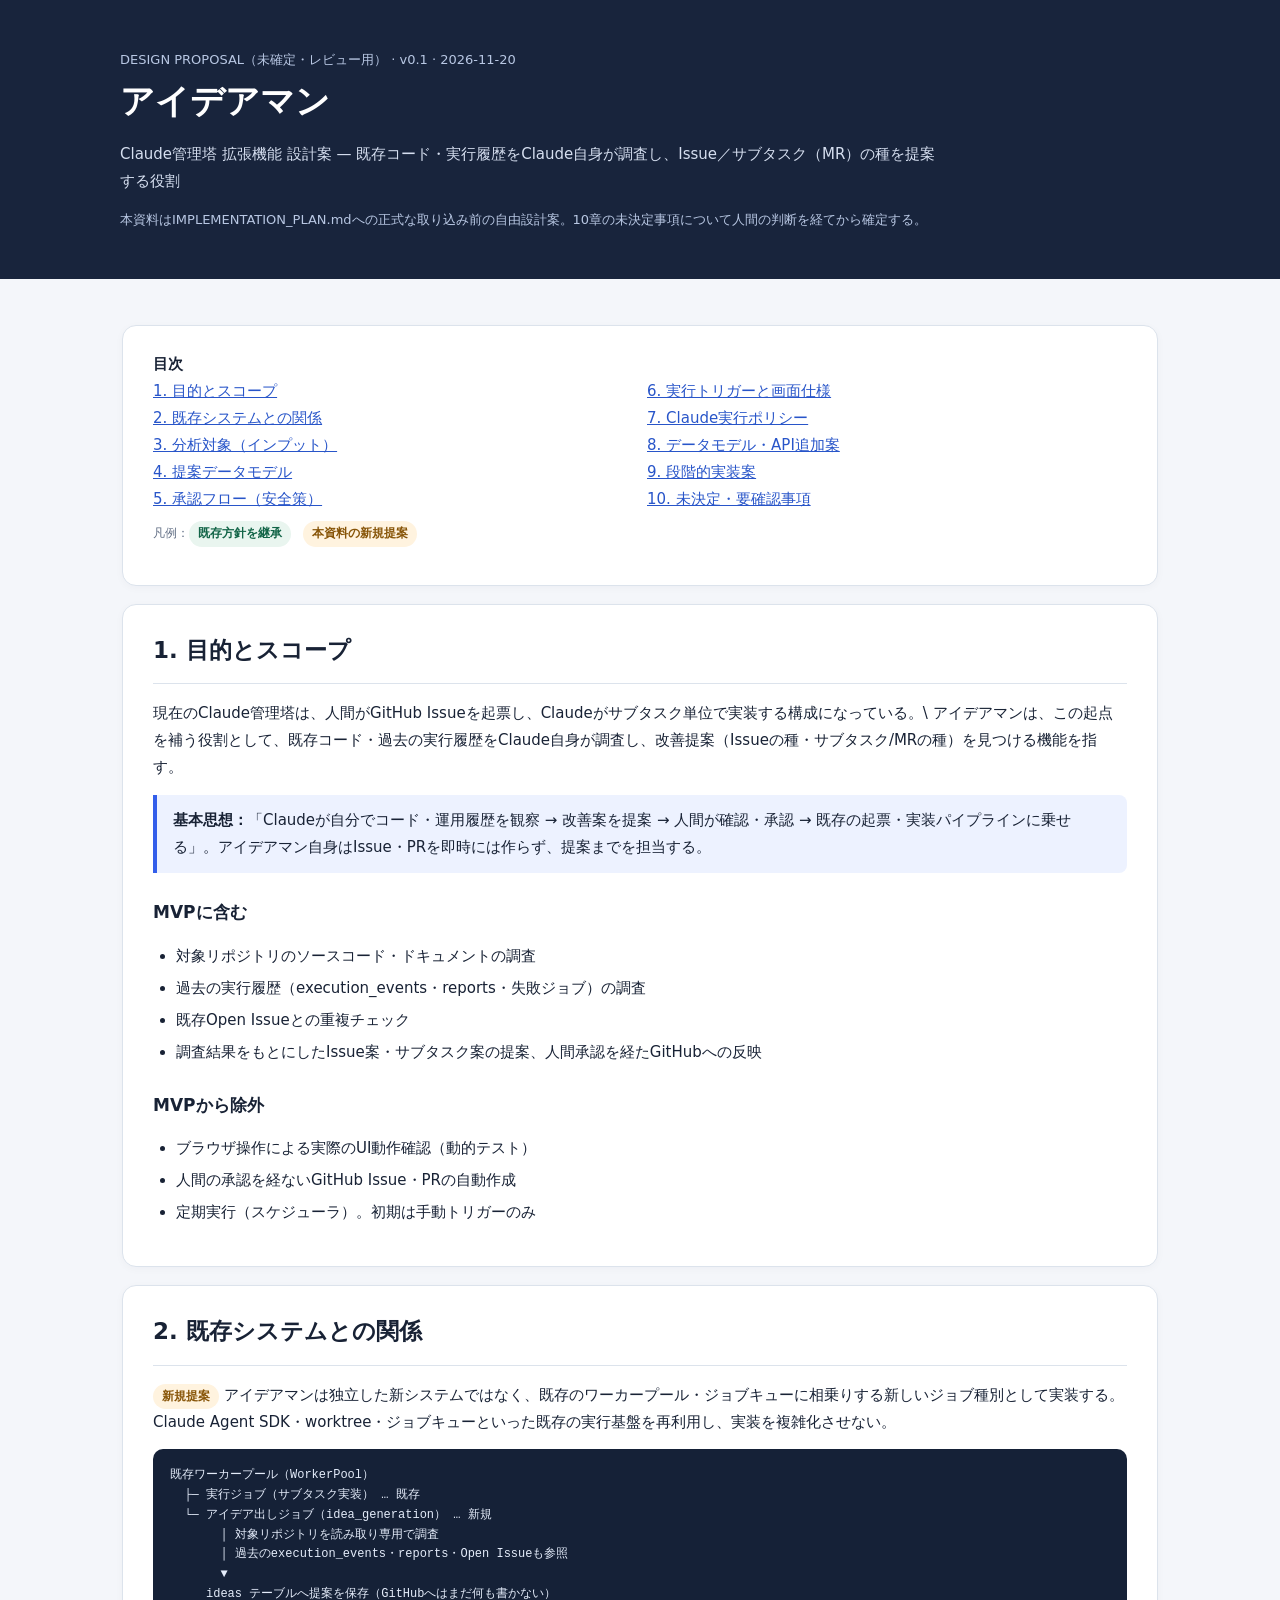
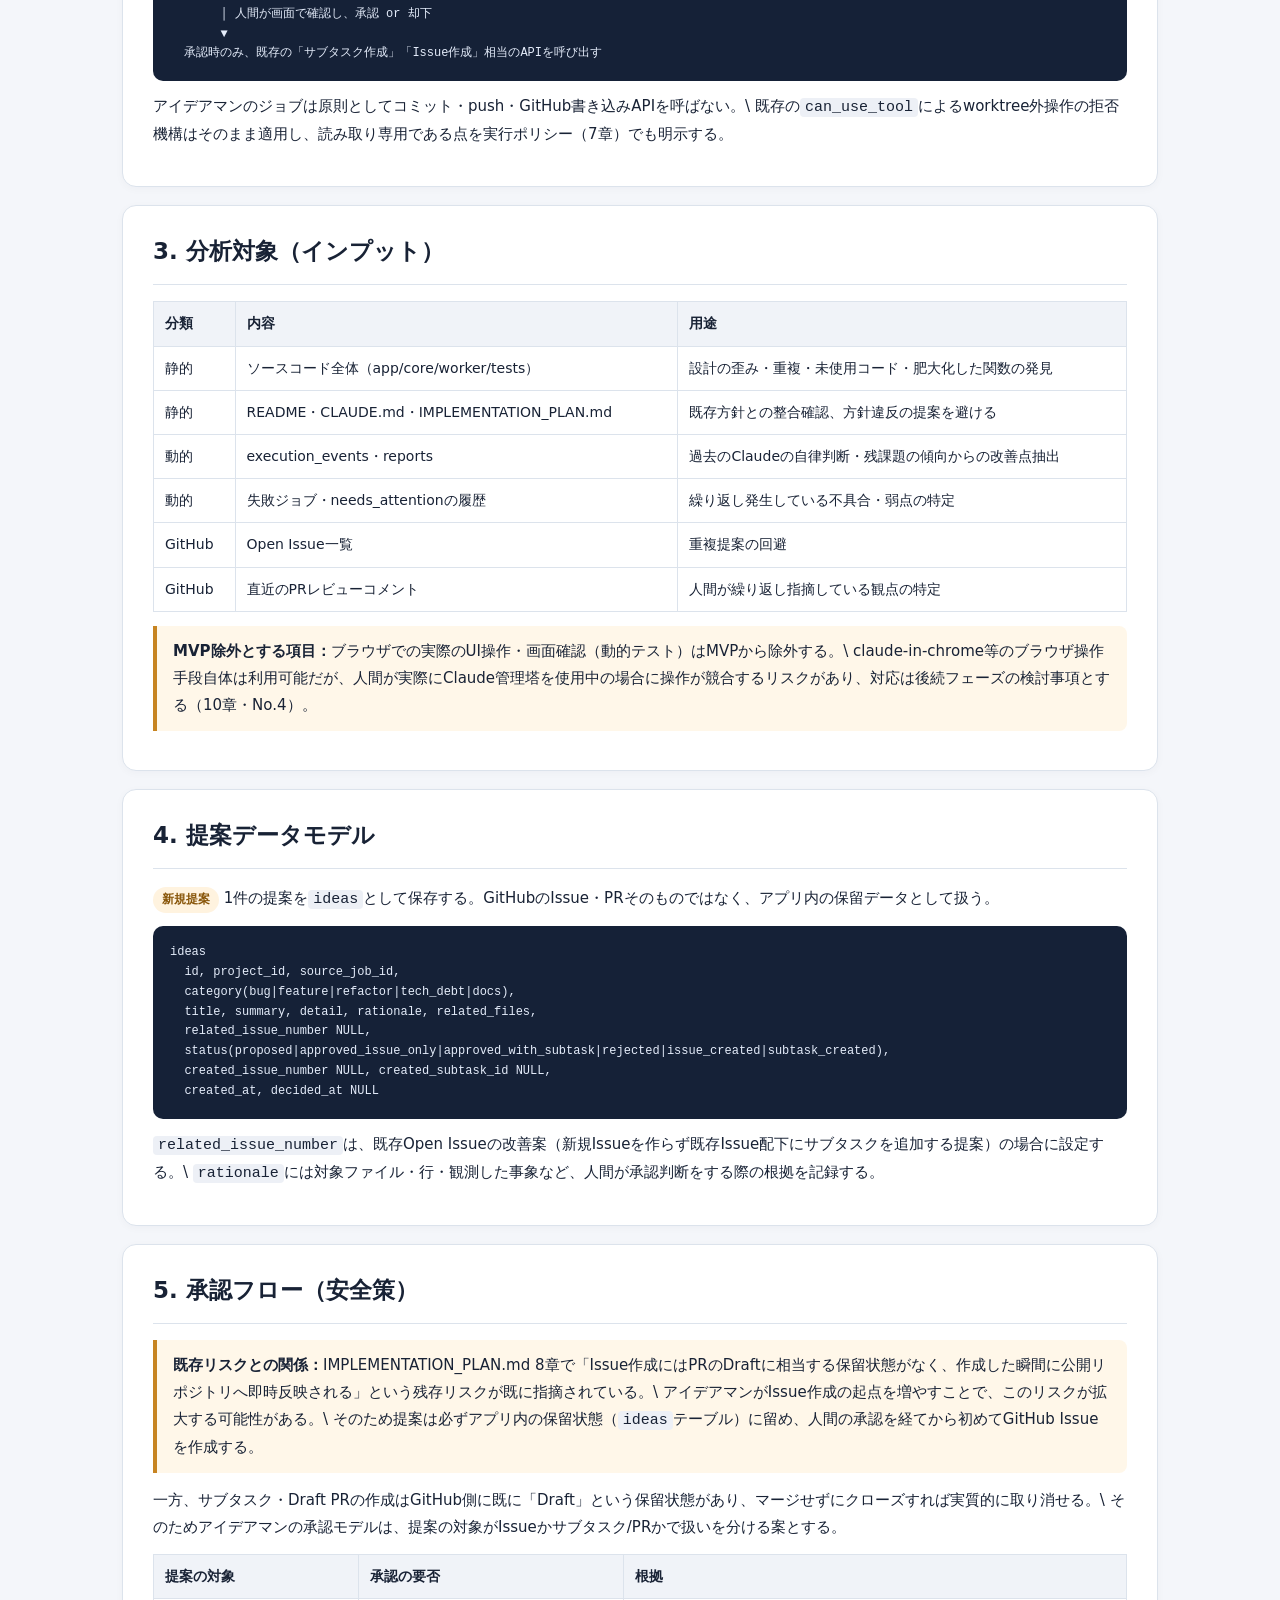
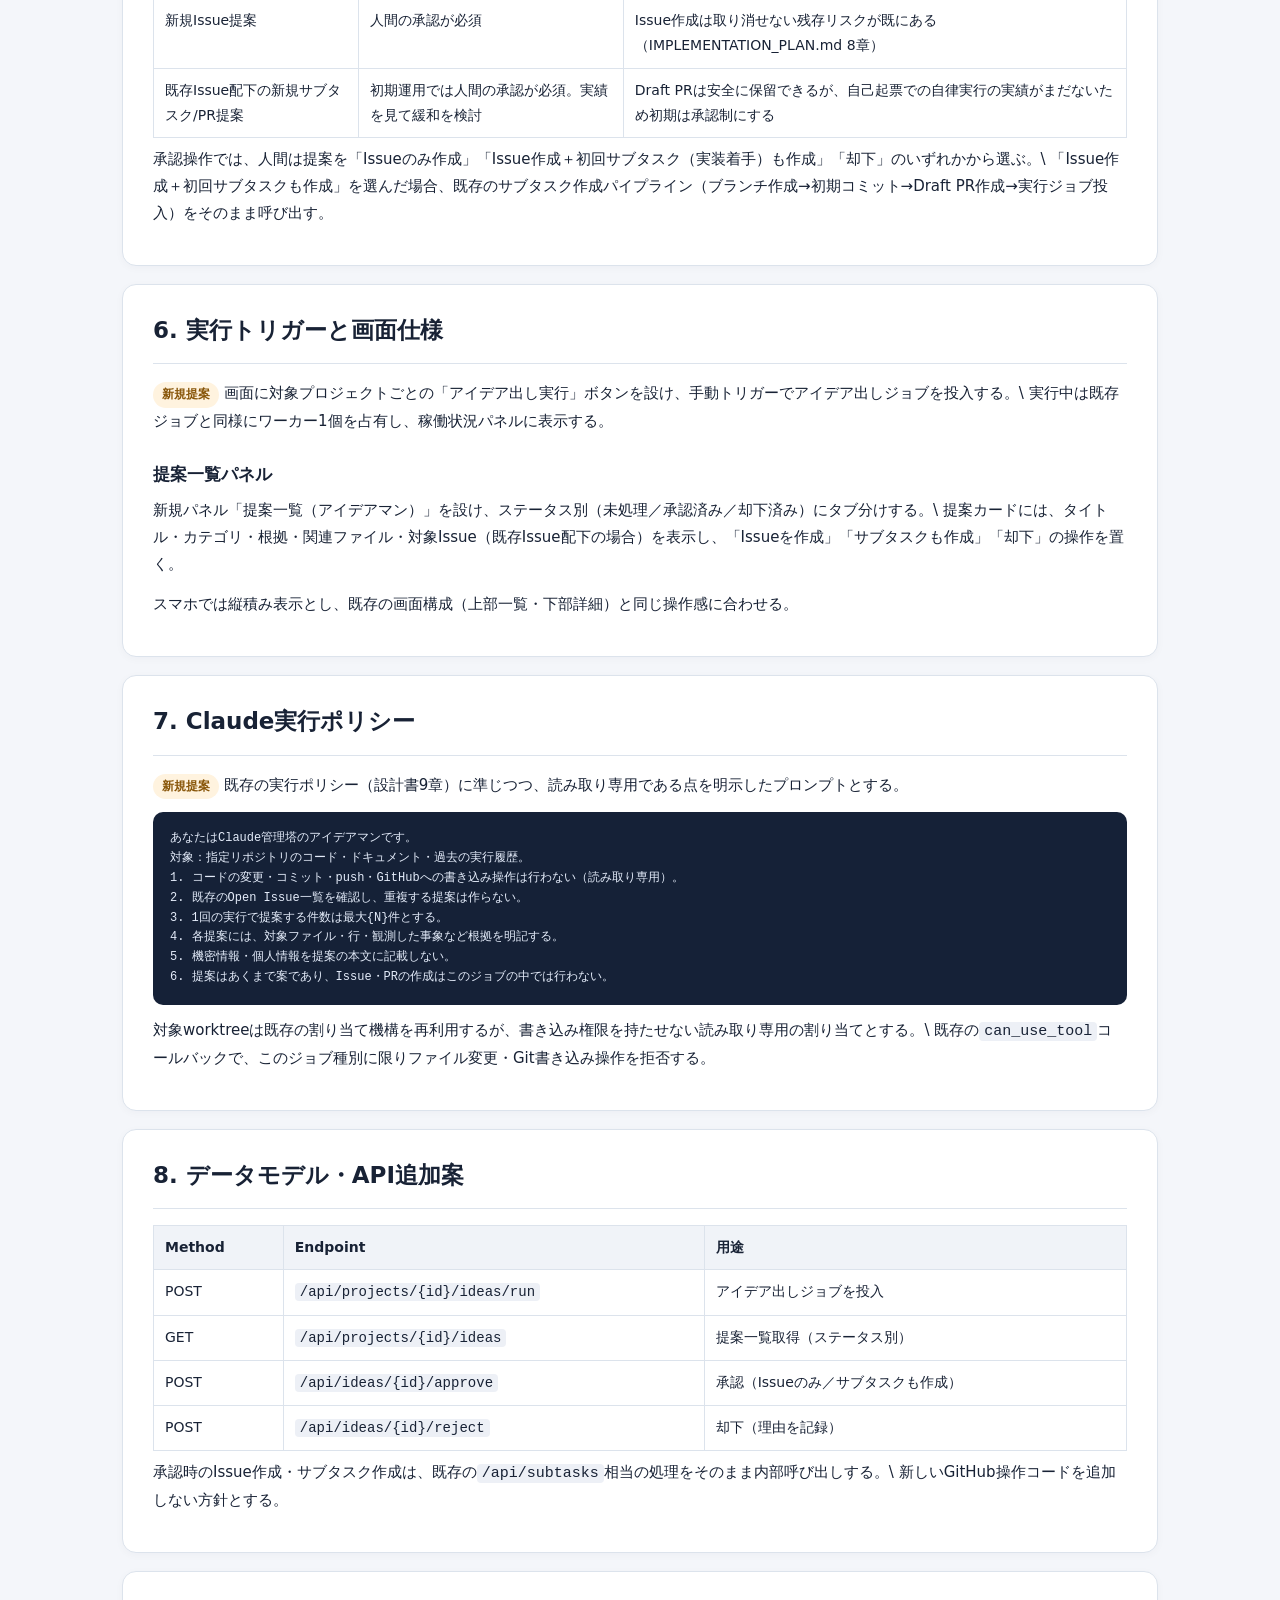
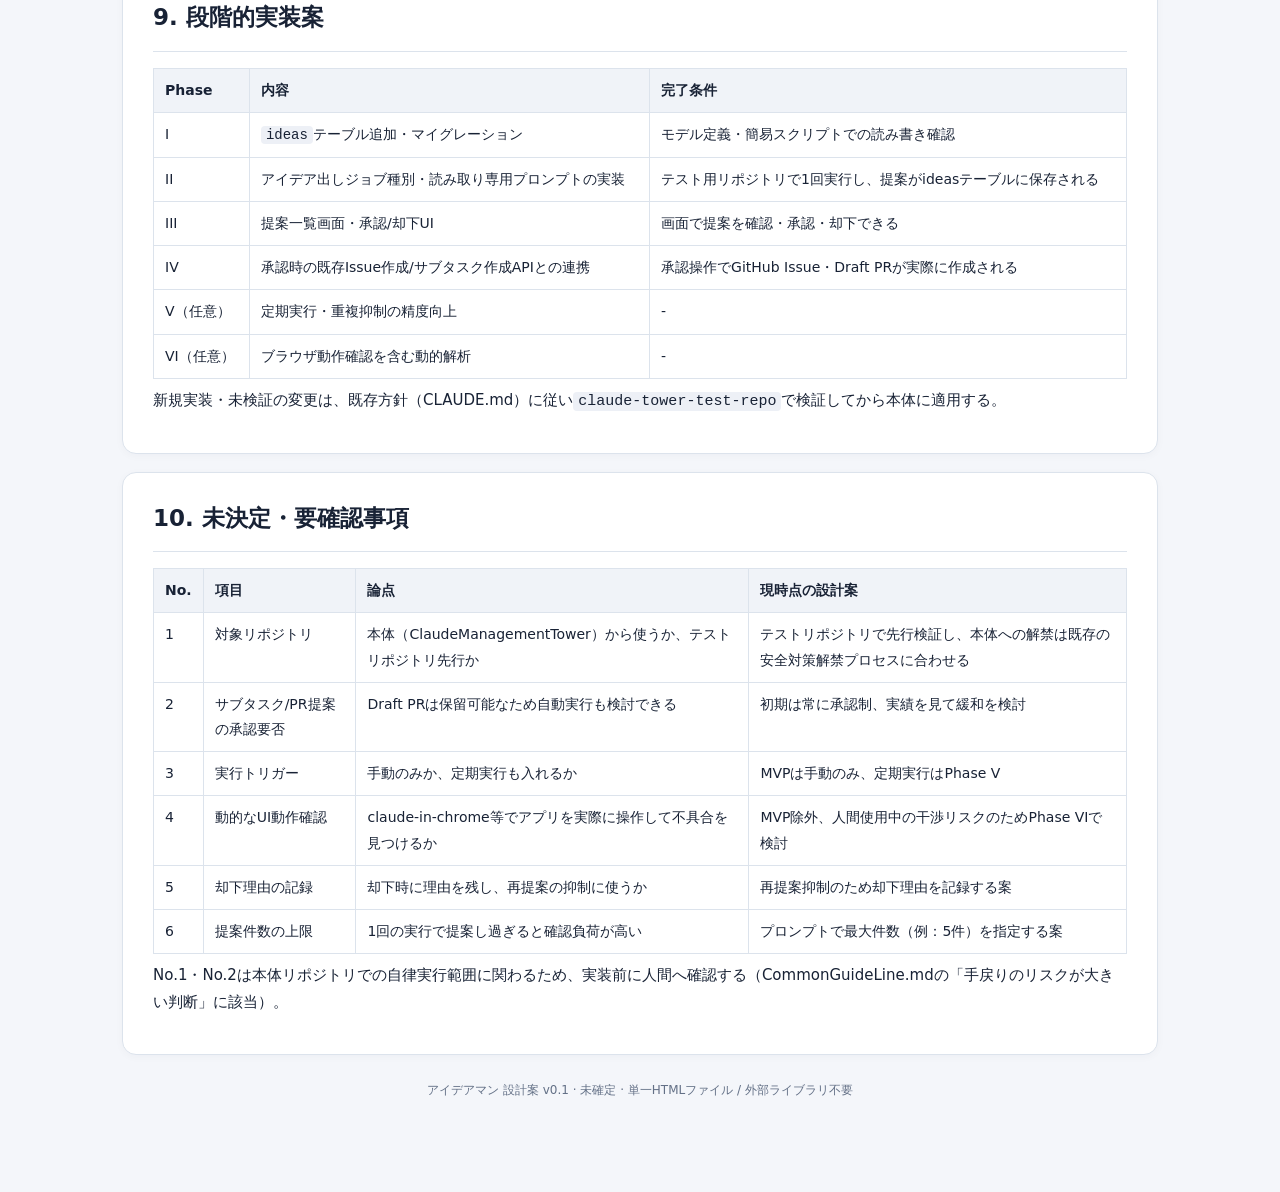
<file: Input/アイデアマン_設計案.html>
<!DOCTYPE html>
<html lang="ja"><head><meta charset="utf-8"/><meta content="width=device-width,initial-scale=1" name="viewport"/><title>アイデアマン 設計案 v0.1｜Claude管理塔 拡張機能</title><style>:root{--bg:#f4f6fa;--ink:#182235;--muted:#637086;--line:#dce3ec;--accent:#335eea;--soft:#edf2ff;--green:#13795b;--amber:#a4650a}*{box-sizing:border-box}body{margin:0;background:var(--bg);color:var(--ink);font:15px/1.8 system-ui,-apple-system,'Segoe UI',sans-serif}header{background:#18243c;color:#fff;padding:48px max(24px,calc((100vw - 1040px)/2))}header h1{font-size:34px;margin:0 0 8px}header p{color:#d6dff0;max-width:820px}.meta{font-size:13px;color:#b8c7e3}.wrap{max-width:1080px;margin:auto;padding:28px 22px 90px}.toc,.section{background:#fff;border:1px solid var(--line);border-radius:14px;padding:25px 30px;margin:18px 0;box-shadow:0 2px 8px #1b2b4c08}h2{font-size:23px;margin:0 0 16px;border-bottom:1px solid var(--line);padding-bottom:12px}h3{font-size:17px;margin:24px 0 8px}p{margin:8px 0 13px}a{color:#2855c9}ul,ol{padding-left:23px}li{margin:5px 0}.pill{display:inline-block;padding:2px 9px;border-radius:99px;background:#e9f5ef;color:#126447;font-size:12px;font-weight:700}.proposal{background:#fff3df;color:#875407}.note{border-left:4px solid var(--accent);background:var(--soft);padding:12px 16px;margin:14px 0;border-radius:0 8px 8px 0}.warn{border-left-color:#c78421;background:#fff7e9}.scroll{overflow-x:auto}table{width:100%;border-collapse:collapse;font-size:14px}th,td{border:1px solid var(--line);padding:9px 11px;text-align:left;vertical-align:top}th{background:#f0f3f8}code,pre{font-family:Consolas,'Courier New',monospace}code{background:#edf0f6;padding:1px 5px;border-radius:4px}pre{white-space:pre-wrap;overflow-wrap:anywhere;background:#152137;color:#e4ecfa;padding:17px;border-radius:10px;font-size:12px;line-height:1.65}.grid{display:grid;grid-template-columns:1fr 1fr;gap:14px}.panel{border:1px solid var(--line);border-radius:10px;padding:16px}.flow{display:flex;flex-wrap:wrap;gap:8px;align-items:center}.step{background:#eaf0ff;border:1px solid #c9d7fc;padding:8px 12px;border-radius:8px;font-weight:600}.arrow{color:#7b8aa5}.checklist li{list-style:'☐  ';padding-left:5px}footer{text-align:center;color:var(--muted);font-size:12px;margin-top:25px}@media(max-width:650px){header{padding:30px 20px}header h1{font-size:27px}.toc,.section{padding:19px}.grid{grid-template-columns:1fr}}@media print{body{background:#fff}.section,.toc{box-shadow:none;break-inside:avoid}header{padding:25px}a{color:inherit}}</style></head>
<body>
<header><div class="meta">DESIGN PROPOSAL（未確定・レビュー用） · v0.1 · 2026-11-20</div><h1>アイデアマン</h1><p>Claude管理塔 拡張機能 設計案 — 既存コード・実行履歴をClaude自身が調査し、Issue／サブタスク（MR）の種を提案する役割</p><div class="meta">本資料はIMPLEMENTATION_PLAN.mdへの正式な取り込み前の自由設計案。10章の未決定事項について人間の判断を経てから確定する。</div></header>
<main class="wrap">
<nav class="toc"><strong>目次</strong><div class="grid">
<div><a href="#goal">1. 目的とスコープ</a><br/><a href="#arch">2. 既存システムとの関係</a><br/><a href="#input">3. 分析対象（インプット）</a><br/><a href="#data">4. 提案データモデル</a><br/><a href="#approve">5. 承認フロー（安全策）</a></div>
<div><a href="#ui">6. 実行トリガーと画面仕様</a><br/><a href="#agent">7. Claude実行ポリシー</a><br/><a href="#api">8. データモデル・API追加案</a><br/><a href="#phase">9. 段階的実装案</a><br/><a href="#open">10. 未決定・要確認事項</a></div>
</div><p class="small" style="font-size:12px;color:var(--muted)">凡例：<span class="pill">既存方針を継承</span>　<span class="pill proposal">本資料の新規提案</span></p></nav>

<section class="section" id="goal"><h2>1. 目的とスコープ</h2>
<p>現在のClaude管理塔は、人間がGitHub Issueを起票し、Claudeがサブタスク単位で実装する構成になっている。\
アイデアマンは、この起点を補う役割として、既存コード・過去の実行履歴をClaude自身が調査し、改善提案（Issueの種・サブタスク/MRの種）を見つける機能を指す。</p>
<div class="note"><strong>基本思想：</strong>「Claudeが自分でコード・運用履歴を観察 → 改善案を提案 → 人間が確認・承認 → 既存の起票・実装パイプラインに乗せる」。アイデアマン自身はIssue・PRを即時には作らず、提案までを担当する。</div>
<h3>MVPに含む</h3><ul>
<li>対象リポジトリのソースコード・ドキュメントの調査</li>
<li>過去の実行履歴（execution_events・reports・失敗ジョブ）の調査</li>
<li>既存Open Issueとの重複チェック</li>
<li>調査結果をもとにしたIssue案・サブタスク案の提案、人間承認を経たGitHubへの反映</li>
</ul>
<h3>MVPから除外</h3><ul>
<li>ブラウザ操作による実際のUI動作確認（動的テスト）</li>
<li>人間の承認を経ないGitHub Issue・PRの自動作成</li>
<li>定期実行（スケジューラ）。初期は手動トリガーのみ</li>
</ul>
</section>

<section class="section" id="arch"><h2>2. 既存システムとの関係</h2>
<p><span class="pill proposal">新規提案</span> アイデアマンは独立した新システムではなく、既存のワーカープール・ジョブキューに相乗りする新しいジョブ種別として実装する。Claude Agent SDK・worktree・ジョブキューといった既存の実行基盤を再利用し、実装を複雑化させない。</p>
<pre>既存ワーカープール（WorkerPool）
  ├─ 実行ジョブ（サブタスク実装） … 既存
  └─ アイデア出しジョブ（idea_generation） … 新規
       │ 対象リポジトリを読み取り専用で調査
       │ 過去のexecution_events・reports・Open Issueも参照
       ▼
     ideas テーブルへ提案を保存（GitHubへはまだ何も書かない）
       │ 人間が画面で確認し、承認 or 却下
       ▼
  承認時のみ、既存の「サブタスク作成」「Issue作成」相当のAPIを呼び出す</pre>
<p>アイデアマンのジョブは原則としてコミット・push・GitHub書き込みAPIを呼ばない。\
既存の<code>can_use_tool</code>によるworktree外操作の拒否機構はそのまま適用し、読み取り専用である点を実行ポリシー（7章）でも明示する。</p>
</section>

<section class="section" id="input"><h2>3. 分析対象（インプット）</h2>
<div class="scroll"><table><tr><th>分類</th><th>内容</th><th>用途</th></tr>
<tr><td>静的</td><td>ソースコード全体（app/core/worker/tests）</td><td>設計の歪み・重複・未使用コード・肥大化した関数の発見</td></tr>
<tr><td>静的</td><td>README・CLAUDE.md・IMPLEMENTATION_PLAN.md</td><td>既存方針との整合確認、方針違反の提案を避ける</td></tr>
<tr><td>動的</td><td>execution_events・reports</td><td>過去のClaudeの自律判断・残課題の傾向からの改善点抽出</td></tr>
<tr><td>動的</td><td>失敗ジョブ・needs_attentionの履歴</td><td>繰り返し発生している不具合・弱点の特定</td></tr>
<tr><td>GitHub</td><td>Open Issue一覧</td><td>重複提案の回避</td></tr>
<tr><td>GitHub</td><td>直近のPRレビューコメント</td><td>人間が繰り返し指摘している観点の特定</td></tr>
</table></div>
<div class="note warn"><strong>MVP除外とする項目：</strong>ブラウザでの実際のUI操作・画面確認（動的テスト）はMVPから除外する。\
claude-in-chrome等のブラウザ操作手段自体は利用可能だが、人間が実際にClaude管理塔を使用中の場合に操作が競合するリスクがあり、対応は後続フェーズの検討事項とする（10章・No.4）。</div>
</section>

<section class="section" id="data"><h2>4. 提案データモデル</h2>
<p><span class="pill proposal">新規提案</span> 1件の提案を<code>ideas</code>として保存する。GitHubのIssue・PRそのものではなく、アプリ内の保留データとして扱う。</p>
<pre>ideas
  id, project_id, source_job_id,
  category(bug|feature|refactor|tech_debt|docs),
  title, summary, detail, rationale, related_files,
  related_issue_number NULL,
  status(proposed|approved_issue_only|approved_with_subtask|rejected|issue_created|subtask_created),
  created_issue_number NULL, created_subtask_id NULL,
  created_at, decided_at NULL</pre>
<p><code>related_issue_number</code>は、既存Open Issueの改善案（新規Issueを作らず既存Issue配下にサブタスクを追加する提案）の場合に設定する。\
<code>rationale</code>には対象ファイル・行・観測した事象など、人間が承認判断をする際の根拠を記録する。</p>
</section>

<section class="section" id="approve"><h2>5. 承認フロー（安全策）</h2>
<div class="note warn"><strong>既存リスクとの関係：</strong>IMPLEMENTATION_PLAN.md 8章で「Issue作成にはPRのDraftに相当する保留状態がなく、作成した瞬間に公開リポジトリへ即時反映される」という残存リスクが既に指摘されている。\
アイデアマンがIssue作成の起点を増やすことで、このリスクが拡大する可能性がある。\
そのため提案は必ずアプリ内の保留状態（<code>ideas</code>テーブル）に留め、人間の承認を経てから初めてGitHub Issueを作成する。</div>
<p>一方、サブタスク・Draft PRの作成はGitHub側に既に「Draft」という保留状態があり、マージせずにクローズすれば実質的に取り消せる。\
そのためアイデアマンの承認モデルは、提案の対象がIssueかサブタスク/PRかで扱いを分ける案とする。</p>
<div class="scroll"><table><tr><th>提案の対象</th><th>承認の要否</th><th>根拠</th></tr>
<tr><td>新規Issue提案</td><td>人間の承認が必須</td><td>Issue作成は取り消せない残存リスクが既にある（IMPLEMENTATION_PLAN.md 8章）</td></tr>
<tr><td>既存Issue配下の新規サブタスク/PR提案</td><td>初期運用では人間の承認が必須。実績を見て緩和を検討</td><td>Draft PRは安全に保留できるが、自己起票での自律実行の実績がまだないため初期は承認制にする</td></tr>
</table></div>
<p>承認操作では、人間は提案を「Issueのみ作成」「Issue作成＋初回サブタスク（実装着手）も作成」「却下」のいずれかから選ぶ。\
「Issue作成＋初回サブタスクも作成」を選んだ場合、既存のサブタスク作成パイプライン（ブランチ作成→初期コミット→Draft PR作成→実行ジョブ投入）をそのまま呼び出す。</p>
</section>

<section class="section" id="ui"><h2>6. 実行トリガーと画面仕様</h2>
<p><span class="pill proposal">新規提案</span> 画面に対象プロジェクトごとの「アイデア出し実行」ボタンを設け、手動トリガーでアイデア出しジョブを投入する。\
実行中は既存ジョブと同様にワーカー1個を占有し、稼働状況パネルに表示する。</p>
<h3>提案一覧パネル</h3>
<p>新規パネル「提案一覧（アイデアマン）」を設け、ステータス別（未処理／承認済み／却下済み）にタブ分けする。\
提案カードには、タイトル・カテゴリ・根拠・関連ファイル・対象Issue（既存Issue配下の場合）を表示し、「Issueを作成」「サブタスクも作成」「却下」の操作を置く。</p>
<p>スマホでは縦積み表示とし、既存の画面構成（上部一覧・下部詳細）と同じ操作感に合わせる。</p>
</section>

<section class="section" id="agent"><h2>7. Claude実行ポリシー</h2>
<p><span class="pill proposal">新規提案</span> 既存の実行ポリシー（設計書9章）に準じつつ、読み取り専用である点を明示したプロンプトとする。</p>
<pre>あなたはClaude管理塔のアイデアマンです。
対象：指定リポジトリのコード・ドキュメント・過去の実行履歴。
1. コードの変更・コミット・push・GitHubへの書き込み操作は行わない（読み取り専用）。
2. 既存のOpen Issue一覧を確認し、重複する提案は作らない。
3. 1回の実行で提案する件数は最大{N}件とする。
4. 各提案には、対象ファイル・行・観測した事象など根拠を明記する。
5. 機密情報・個人情報を提案の本文に記載しない。
6. 提案はあくまで案であり、Issue・PRの作成はこのジョブの中では行わない。</pre>
<p>対象worktreeは既存の割り当て機構を再利用するが、書き込み権限を持たせない読み取り専用の割り当てとする。\
既存の<code>can_use_tool</code>コールバックで、このジョブ種別に限りファイル変更・Git書き込み操作を拒否する。</p>
</section>

<section class="section" id="api"><h2>8. データモデル・API追加案</h2>
<div class="scroll"><table><tr><th>Method</th><th>Endpoint</th><th>用途</th></tr>
<tr><td>POST</td><td><code>/api/projects/{id}/ideas/run</code></td><td>アイデア出しジョブを投入</td></tr>
<tr><td>GET</td><td><code>/api/projects/{id}/ideas</code></td><td>提案一覧取得（ステータス別）</td></tr>
<tr><td>POST</td><td><code>/api/ideas/{id}/approve</code></td><td>承認（Issueのみ／サブタスクも作成）</td></tr>
<tr><td>POST</td><td><code>/api/ideas/{id}/reject</code></td><td>却下（理由を記録）</td></tr>
</table></div>
<p>承認時のIssue作成・サブタスク作成は、既存の<code>/api/subtasks</code>相当の処理をそのまま内部呼び出しする。\
新しいGitHub操作コードを追加しない方針とする。</p>
</section>

<section class="section" id="phase"><h2>9. 段階的実装案</h2>
<div class="scroll"><table><tr><th>Phase</th><th>内容</th><th>完了条件</th></tr>
<tr><td>I</td><td><code>ideas</code>テーブル追加・マイグレーション</td><td>モデル定義・簡易スクリプトでの読み書き確認</td></tr>
<tr><td>II</td><td>アイデア出しジョブ種別・読み取り専用プロンプトの実装</td><td>テスト用リポジトリで1回実行し、提案がideasテーブルに保存される</td></tr>
<tr><td>III</td><td>提案一覧画面・承認/却下UI</td><td>画面で提案を確認・承認・却下できる</td></tr>
<tr><td>IV</td><td>承認時の既存Issue作成/サブタスク作成APIとの連携</td><td>承認操作でGitHub Issue・Draft PRが実際に作成される</td></tr>
<tr><td>V（任意）</td><td>定期実行・重複抑制の精度向上</td><td>-</td></tr>
<tr><td>VI（任意）</td><td>ブラウザ動作確認を含む動的解析</td><td>-</td></tr>
</table></div>
<p>新規実装・未検証の変更は、既存方針（CLAUDE.md）に従い<code>claude-tower-test-repo</code>で検証してから本体に適用する。</p>
</section>

<section class="section" id="open"><h2>10. 未決定・要確認事項</h2>
<div class="scroll"><table><tr><th>No.</th><th>項目</th><th>論点</th><th>現時点の設計案</th></tr>
<tr><td>1</td><td>対象リポジトリ</td><td>本体（ClaudeManagementTower）から使うか、テストリポジトリ先行か</td><td>テストリポジトリで先行検証し、本体への解禁は既存の安全対策解禁プロセスに合わせる</td></tr>
<tr><td>2</td><td>サブタスク/PR提案の承認要否</td><td>Draft PRは保留可能なため自動実行も検討できる</td><td>初期は常に承認制、実績を見て緩和を検討</td></tr>
<tr><td>3</td><td>実行トリガー</td><td>手動のみか、定期実行も入れるか</td><td>MVPは手動のみ、定期実行はPhase V</td></tr>
<tr><td>4</td><td>動的なUI動作確認</td><td>claude-in-chrome等でアプリを実際に操作して不具合を見つけるか</td><td>MVP除外、人間使用中の干渉リスクのためPhase VIで検討</td></tr>
<tr><td>5</td><td>却下理由の記録</td><td>却下時に理由を残し、再提案の抑制に使うか</td><td>再提案抑制のため却下理由を記録する案</td></tr>
<tr><td>6</td><td>提案件数の上限</td><td>1回の実行で提案し過ぎると確認負荷が高い</td><td>プロンプトで最大件数（例：5件）を指定する案</td></tr>
</table></div>
<p>No.1・No.2は本体リポジトリでの自律実行範囲に関わるため、実装前に人間へ確認する（CommonGuideLine.mdの「手戻りのリスクが大きい判断」に該当）。</p>
</section>
<footer>アイデアマン 設計案 v0.1 · 未確定 · 単一HTMLファイル / 外部ライブラリ不要</footer>
</main></body></html>
</file>
